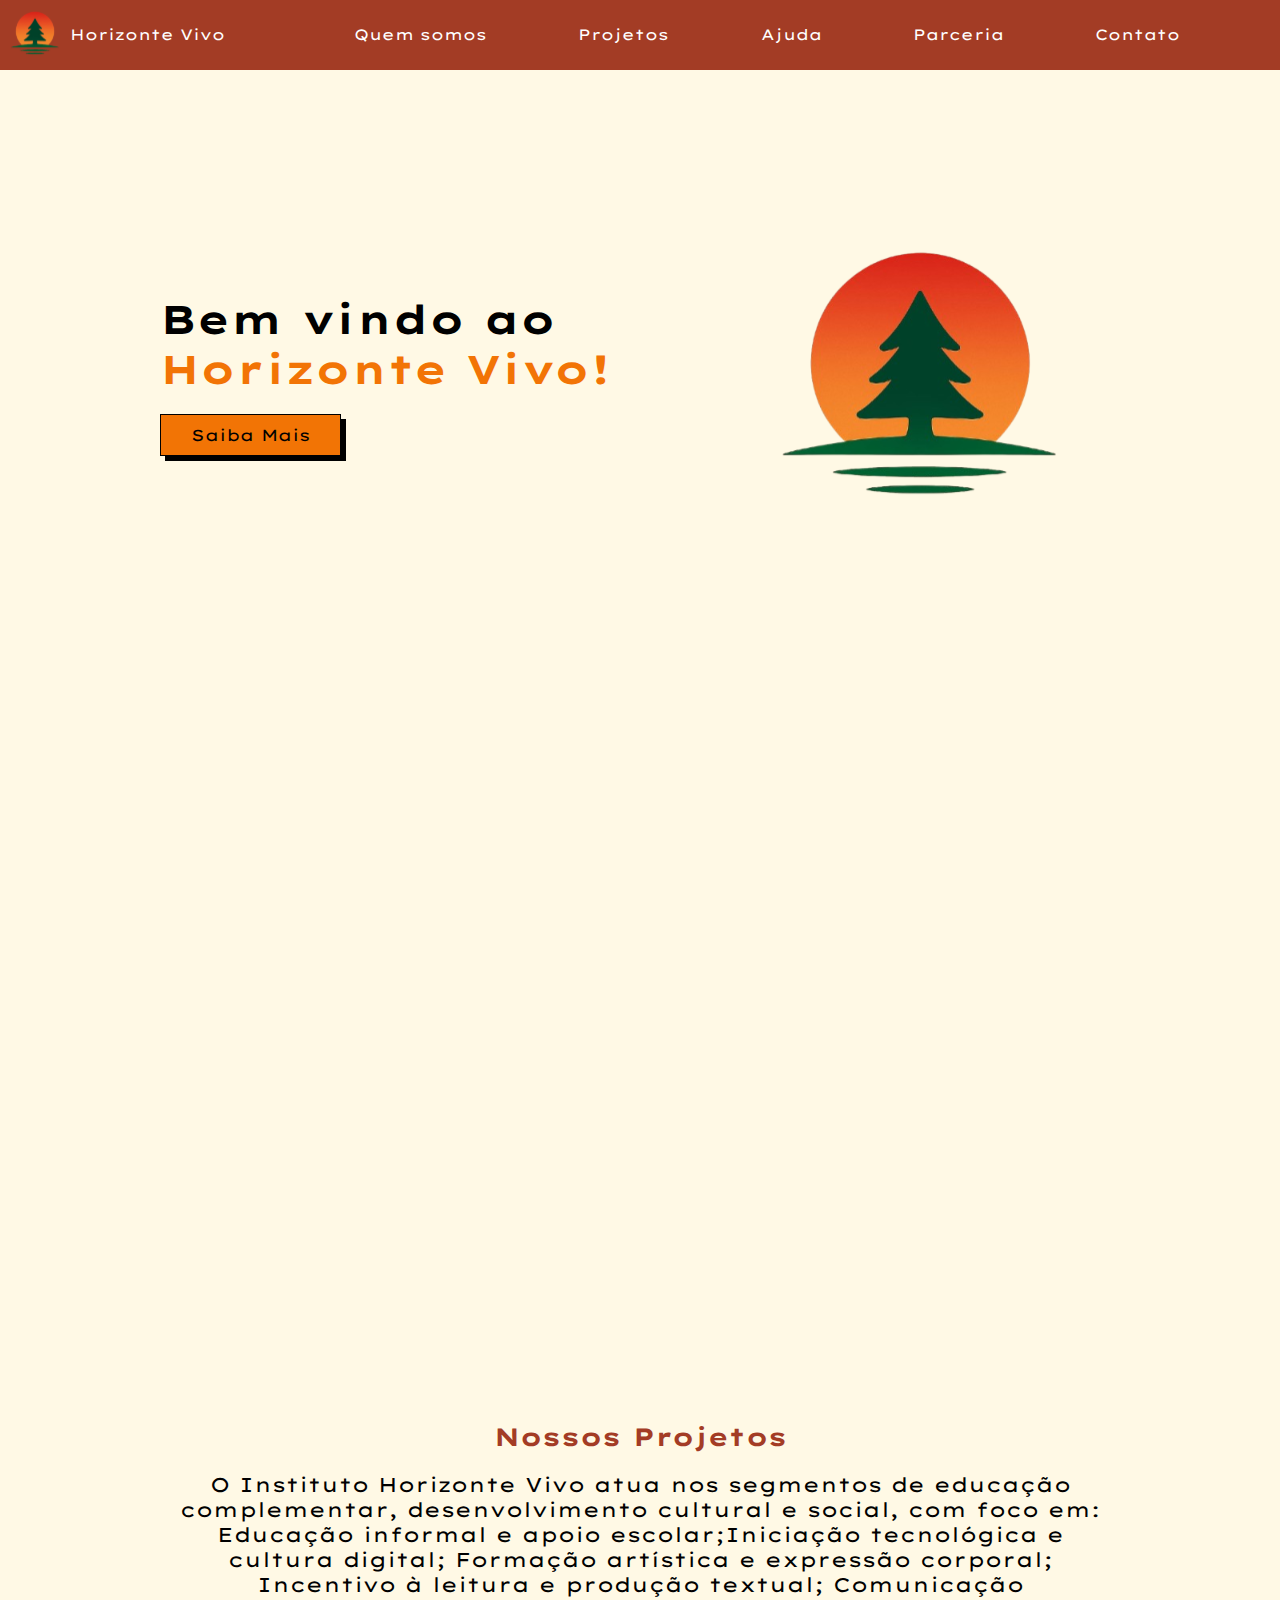
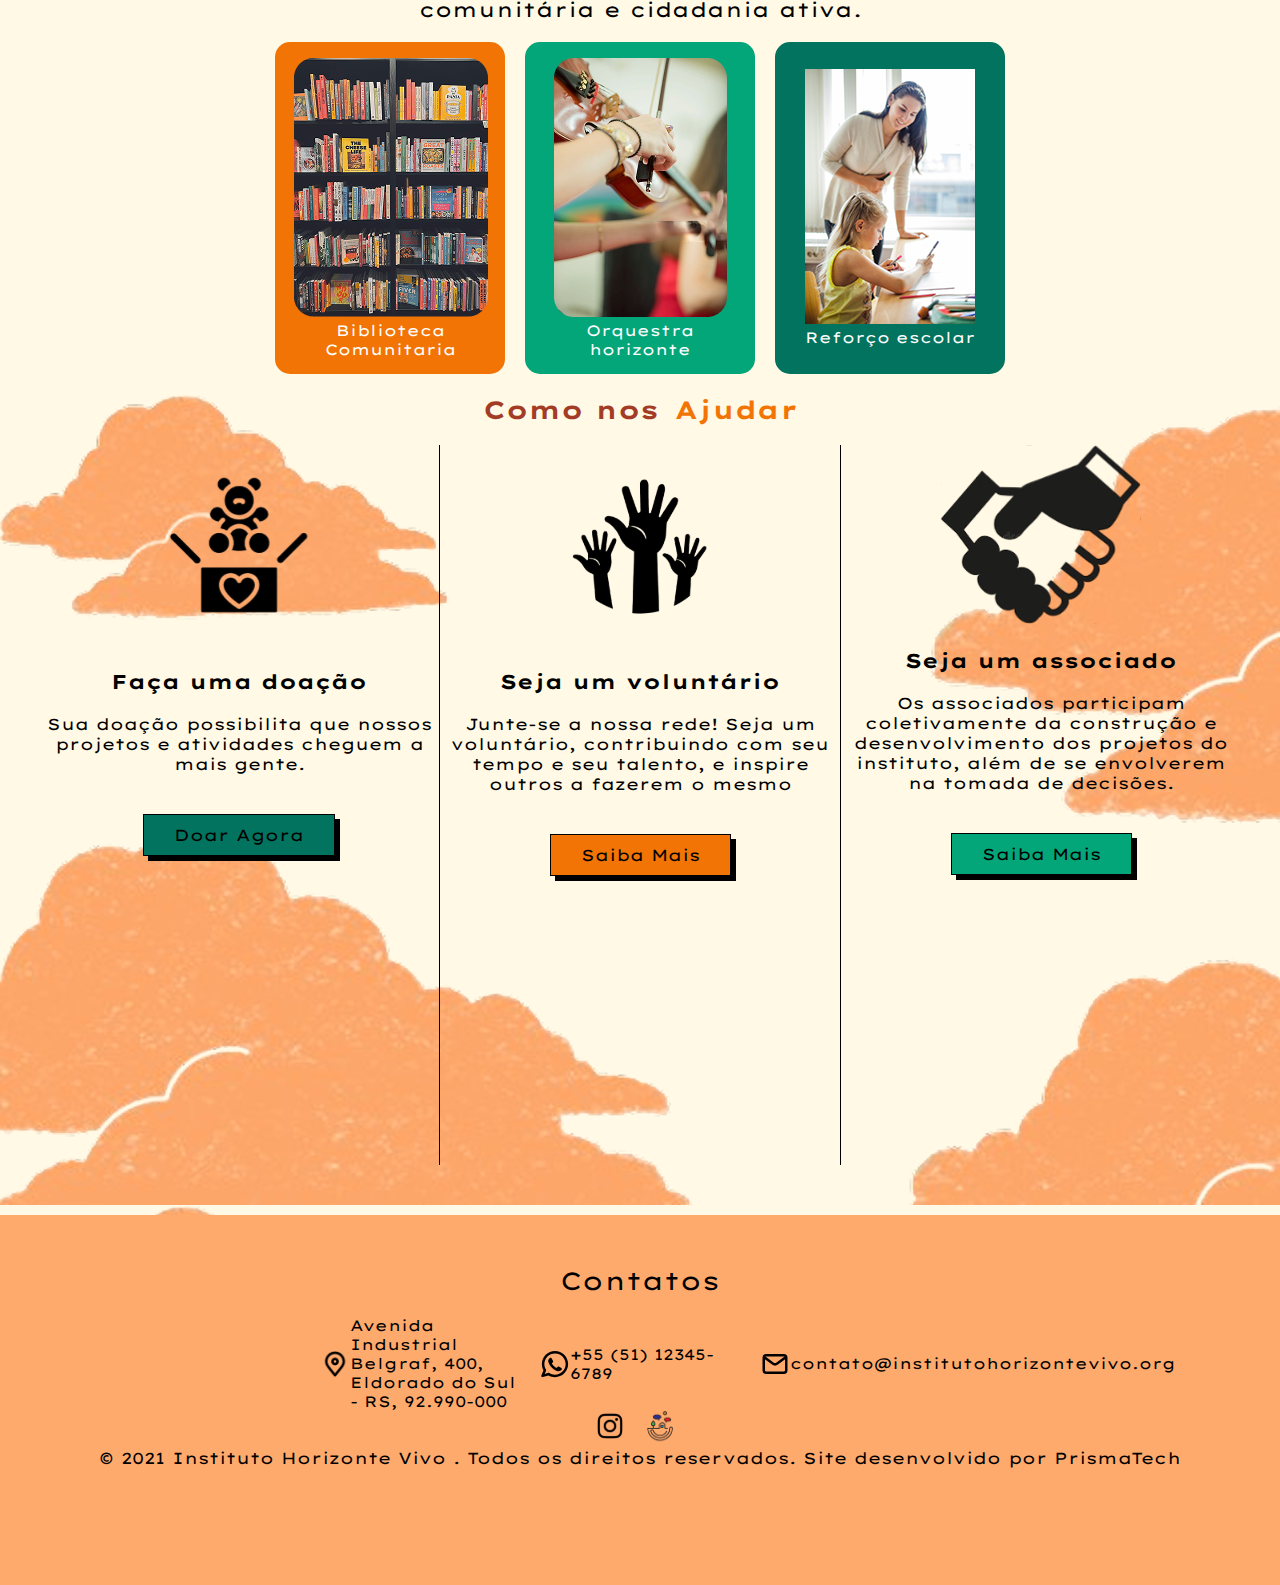
<file: index.html>
<!DOCTYPE html>
<html lang="pt-br">
<head>
    <meta charset="UTF-8">
    <meta name="viewport" content="width=device-width, initial-scale=1.0">
    <title>Home</title>
    <link rel="stylesheet" href="./estilos/home.css">
    <link rel="stylesheet" href="./estilos/header.css">
    <link rel="stylesheet" href="./estilos/footer.css">
    <link rel="stylesheet" href="./estilos/global.css">
    <link rel="shortcut icon" href="./imagens/icone.svg" type="image/x-icon">
</head>
<body>
    <div vw class="enabled">
        <div vw-access-button class="active"></div>
        <div vw-plugin-wrapper>
          <div class="vw-plugin-top-wrapper"></div>
        </div>
      </div>
      <header>
        <nav>
            <div id="logo">
                <a href="./index.html" class="link">
                    <img src="./imagens/icone.svg" alt="">
                    Horizonte Vivo
                </a>
            </div>
            <ul id="link-principal">
                <li><a href="./paginas/quem-somos.html" class="link">Quem somos</a></li>
                <li><a href="./paginas/projetos.html" class="link">Projetos</a></li>
                <li><a href="./paginas/ajuda.html" class="link">Ajuda</a></li>
                <li><a href="./paginas/parcerias.html" class="link">Parceria</a></li>
                <li><a href="./paginas/contato.html" class="link">Contato</a></li>
            </ul>
            <button id="hamburguer" aria-label="Abrir menu de navegação">
  ☰
</button>
        </nav>
    </header>   

    <main>
        <section id="boas-vindas">
            <div>
                <h1>
                    Bem vindo ao <span>Horizonte Vivo!</span>
                </h1>
                        <button class="saiba-mais button"><a href="./paginas/quem-somos.html"></a>Saiba Mais</button>

            </div>
            <img src="./imagens/icone.svg" alt="">
        </section>
    </main>
    <section id="sobre-nos" class="fade-target">
        <div class="texto">
            <p class="titulo dtq"> Sobre nós</p>
            <p class="paragrafo">O Instituto Horizonte Vivo é uma organização sem fins lucrativos que atua como agente de transformação social. Seu objetivo principal é garantir o acesso gratuito à educação, à cultura e ao desenvolvimento humano integral de crianças, adolescentes, jovens e suas famílias em situação de vulnerabilidade social.
            </p>
        </div>
        <img src="./imagens/sobrenos.png" alt="">
    </section>
    <section id="projetos" class="fade-target">
        <p class="titulo dtq">Nossos Projetos</p>
        <p class="paragrafo">O Instituto Horizonte Vivo atua nos segmentos de educação complementar, desenvolvimento cultural e social, com foco em:
            Educação informal e apoio escolar;Iniciação tecnológica e cultura digital; Formação artística e expressão corporal;
            Incentivo à leitura e produção textual; Comunicação comunitária e cidadania ativa.
            </p>
            <div id="carrossel"> 
        <a href="./paginas/biblioteca-comunitaria.html" class="link">
            <div class="card">
                <div>
                <img src="./imagens/biblioteca.png" alt="estante de livros"></div>
                <p>Biblioteca Comunitaria</p>
            </div>
        </a>
          <a href="./paginas/orquestra-horizonte.html" class="link">
            <div class="card">
              <div><img src="./imagens/violino.png" alt="violino"></div>
              <p>Orquestra horizonte</p>
            </div>
          </a>
          <a href="./paginas/Reforço-escolar.html" class="link">
            <div class="card">
              <div><img src="./imagens/professor-inclinado-sobre-mesa-assistindo-escrita-escolar 1.png" alt="professor inclinado sobre mesa assistindo escrita escolar"></div>
              <p>Reforço escolar</p>
            </div>
            
          </a>
    </section>
    <section id="ajuda" class="fade-target">
        <a href="./paginas/ajuda.html" class="link titulo dtq">
            Como nos <span class="espaco"> Ajudar</span>
        </a>
            <div id="colaboracoes">
                <div class="opcoes">
                    <img src="./imagens/doacao.svg" alt="urso de brinquedo/doação">
                    <p class="subtitulo">Faça uma doação</p>
                    <p class="descricao">Sua doação possibilita que nossos projetos e atividades cheguem a mais gente.</p>
                    <button class="button doar"> <a href="./paginas/doacoes.html"></a> Doar Agora</button>
                </div>
                <div class="opcoes">
                    <img src="./imagens/maos.svg" alt="mãos levantadas">
                    <p class="subtitulo">Seja um voluntário</p>
                    <p class="descricao">Junte-se a nossa rede! Seja um voluntário, contribuindo com seu tempo e seu talento, e inspire outros a fazerem o mesmo</p>
                    <button class="button saiba-mais"> <a href="./paginas/ajuda.html"></a>Saiba Mais</button>
                </div>
                <div class="opcoes">
                    <img src="./imagens/moes.svg" alt="">
                    <p class="subtitulo">Seja um associado</p>
                    <p class="descricao">Os associados participam coletivamente da construção e desenvolvimento dos projetos do instituto, além de se envolverem na tomada de decisões.</p>
                    <button class="button associado"><a href="./paginas/ajuda.html"></a>Saiba Mais</button>
                </div>
            </div>
        </p>
    </section>
    <footer class="footer">
        <p class="titulo">Contatos</p>
        <div id="contatos">
            <div class="contato">
                <a href="https://www.google.com/maps/search/?api=1&query=Avenida+Industrial+Belgraf,+400,+Eldorado+do+Sul,+RS,+92990-000" target="_blank" class="link">
                    <img src="./imagens/waypoint.png" alt="">
                    Avenida Industrial Belgraf, 400, Eldorado do Sul - RS, 92.990-000
                </a>
            </div>
            <div class="contato">
                <a href="https://wa.me/5551123456789" class="link" target="_blank">
                    <img src="./imagens/whatsapp-svgrepo-com.svg" alt="">
                    +55 (51) 12345-6789
                </a>
            </div>
            <div class="contato">
                <a href="mailto:contato@institutohorizontevivo.org" class="link">
                    <img src="./imagens/email-svgrepo-com.svg" alt="">
                    contato@institutohorizontevivo.org
                </a>
            </div>
        </div>
        <ul id="redes">
            <li> <a href="https://www.instagram.com/horizontevivo2025?igsh=MTNqMHoxY2RiNDZ3dA==" target="_blank"><img src="./imagens/insta.svg" alt="" class="rede"></a></li>
            <li> <a href="https://institutoagora.org/" target="_blank"><img src="./imagens/logo_redes - Editado 2.png" alt="" class="rede" style="width: 50px;"></a></li>
        </ul>
        <p>© 2021 Instituto Horizonte Vivo . Todos os direitos reservados. Site desenvolvido por PrismaTech</p>
    </footer>
    
    <script src="./java/transicao.js"></script> 
    <script src="https://vlibras.gov.br/app/vlibras-plugin.js"></script>
  <script>
    new window.VLibras.Widget('https://vlibras.gov.br/app');
  </script>
  <script>
  const botaoHamburguer = document.getElementById("hamburguer");
  const menuPrincipal = document.getElementById("link-principal");

  botaoHamburguer.addEventListener("click", () => {
    menuPrincipal.classList.toggle("ativo");
  });
</script>

</body>
</html>
</file>
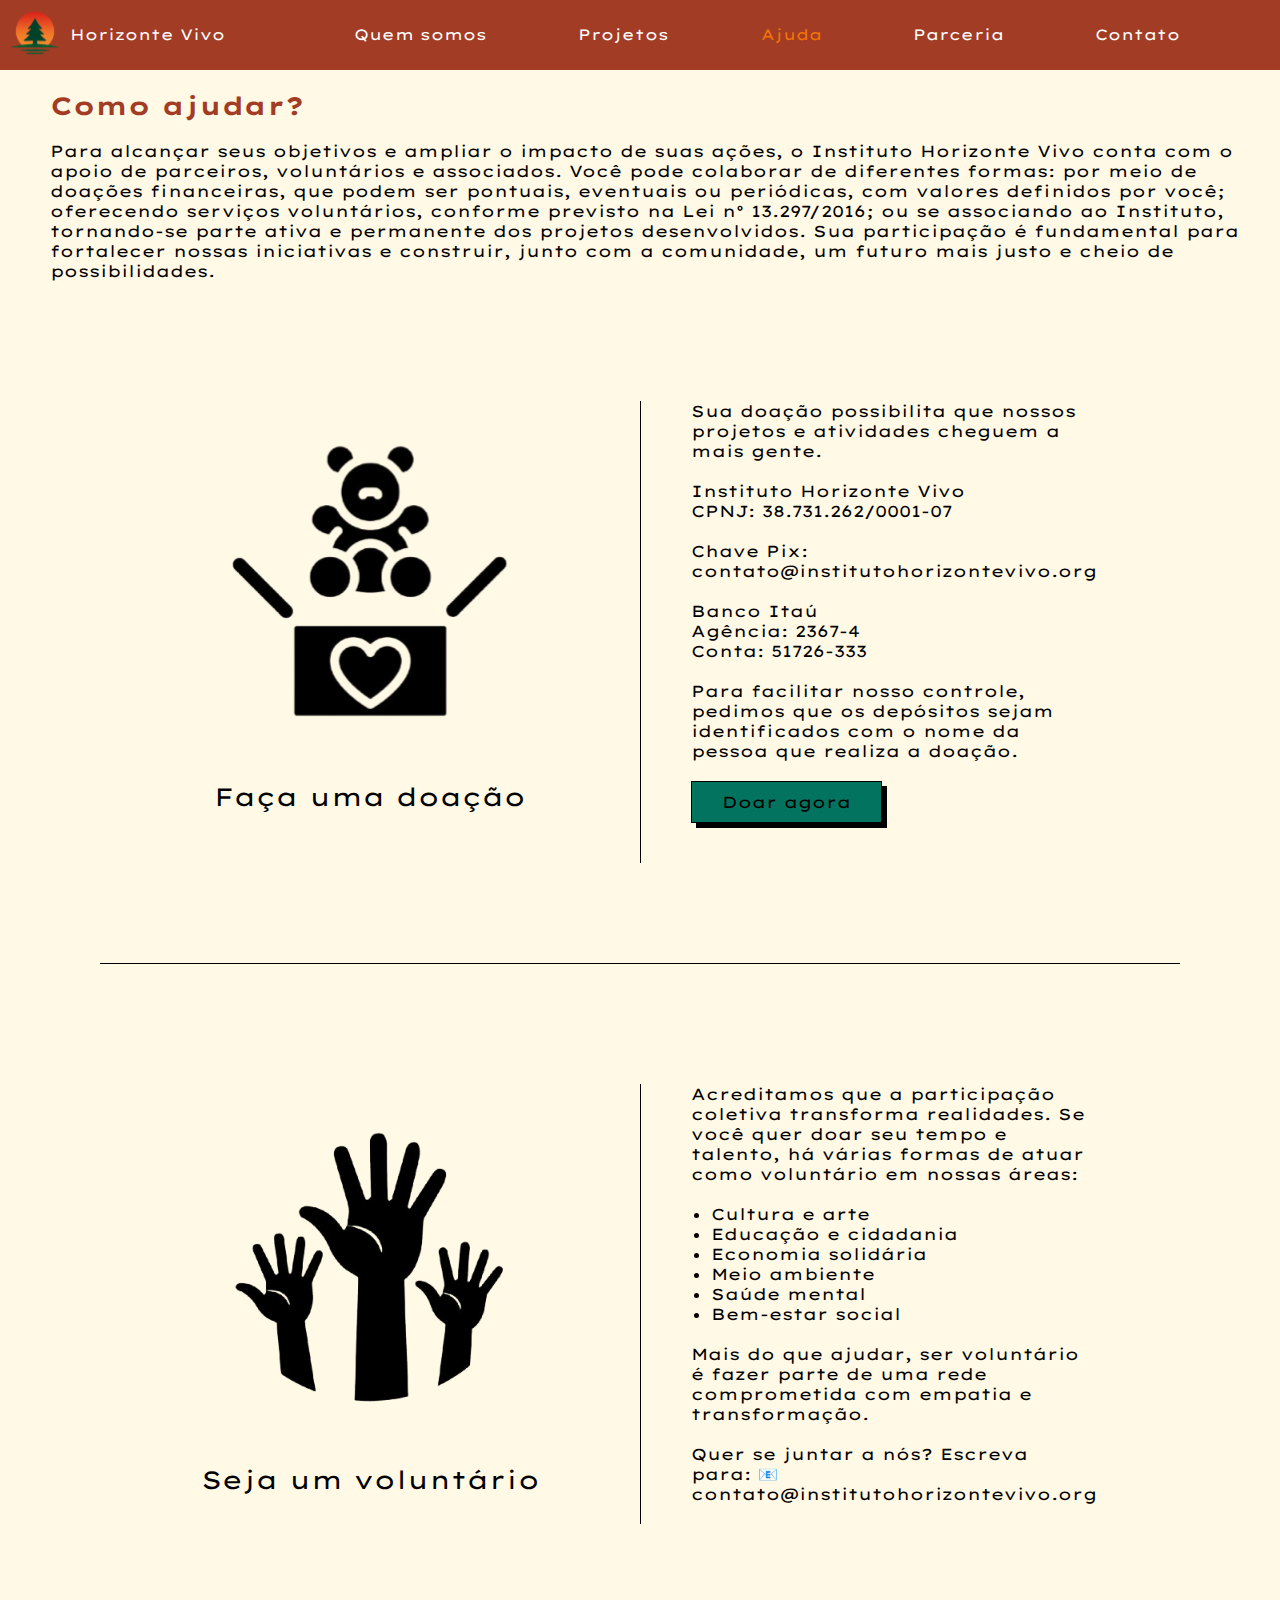
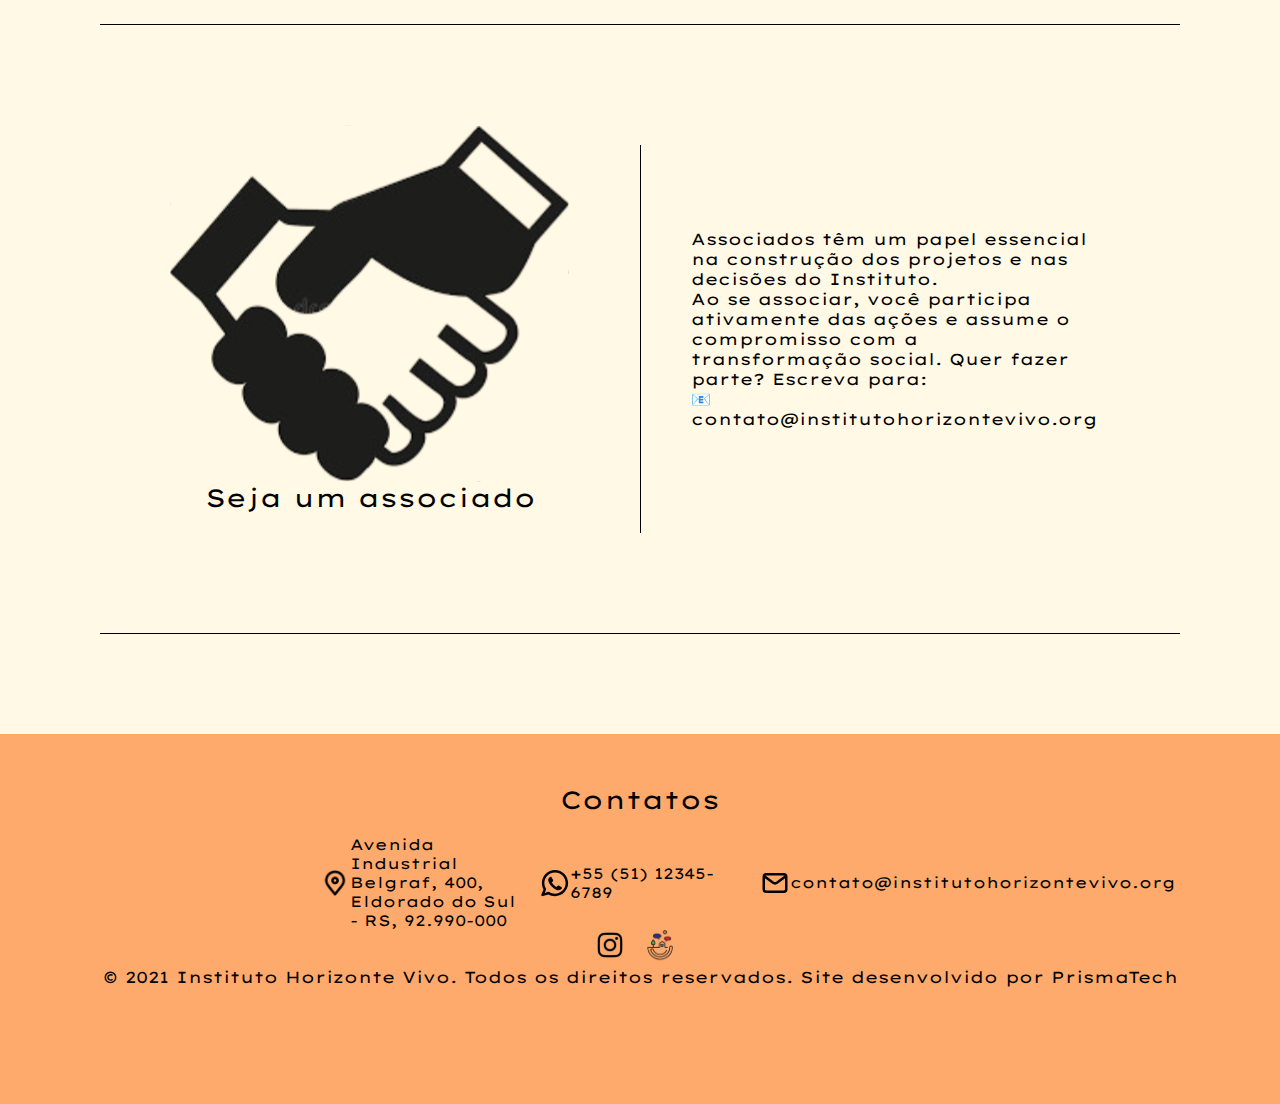
<file: paginas/ajuda.html>
<!DOCTYPE html>
<html lang="pt-br">
<head>
    <meta charset="UTF-8">
    <meta name="viewport" content="width=device-width, initial-scale=1.0">
    <title>Ajuda</title>
    <link rel="stylesheet" href="../estilos/header.css">
    <link rel="stylesheet" href="../estilos/global.css">
    <link rel="stylesheet" href="../estilos/ajuda.css">
    <link rel="stylesheet" href="../estilos/footer.css  ">
    <link rel="shortcut icon" href="../imagens/icone.svg" type="image/x-icon">
    
</head>
<body>
  <div vw class="enabled">
    <div vw-access-button class="active"></div>
    <div vw-plugin-wrapper>
      <div class="vw-plugin-top-wrapper"></div>
    </div>
  </div>
    <header>
        <nav>
            <div id="logo">
                <a href="../index.html" class="link">
                    <img src="../imagens/icone.svg" alt="">
                    Horizonte Vivo
                </a>
            </div>
            <ul id="link-principal">
                <li><a href="./quem-somos.html" class="link">Quem somos</a></li>
                <li><a href="./projetos.html" class="link">Projetos</a></li>
                <li><a href="./ajuda.html" class="link ativo">Ajuda</a></li>
                <li><a href="./parcerias.html" class="link">Parceria</a></li>
                <li><a href="./contato.html" class="link ">Contato</a></li>
            </ul>
            <button id="hamburguer" aria-label="Abrir menu de navegação">
              ☰
            </button>
        </nav>
        </header>
         
          

        <section>
          <div class="texto">
            <p class="titulo dtq">Como ajudar?</p>
            <p>Para alcançar seus objetivos e ampliar o impacto de suas ações, o Instituto Horizonte Vivo conta com o apoio de parceiros, voluntários e associados. Você pode colaborar de diferentes formas: por meio de doações financeiras, que podem ser pontuais, eventuais ou periódicas, com valores definidos por você; oferecendo serviços voluntários, conforme previsto na Lei nº 13.297/2016; ou se associando ao Instituto, tornando-se parte ativa e permanente dos projetos desenvolvidos. Sua participação é fundamental para fortalecer nossas iniciativas e construir, junto com a comunidade, um futuro mais justo e cheio de possibilidades.</p>
          </div>

          <div class="box">
            <div class="tipo">
              <img src="../imagens/doacao.svg" alt="">
              <p class="titulo dst">Faça uma doação</p>
            </div>
          
        <div class="texto">
          <p class="descricao">
            Sua doação possibilita que nossos projetos e atividades cheguem a mais gente. <br> <br>
            Instituto Horizonte Vivo <br> CPNJ: 38.731.262/0001-07 <br> <br>
            Chave Pix: <br> contato@institutohorizontevivo.org <br> <br>
            Banco Itaú <br> Agência: 2367-4 <br> Conta: 51726-333 <br> <br>
            Para facilitar nosso controle, pedimos que os depósitos sejam identificados com o nome da pessoa que realiza a doação. 
          
          <button class="button doar"><a href="../paginas/doacoes.html"></a> Doar agora</button>
        </div>
</div>
<div class="box">
  <div class="tipo">
    <img src="../imagens/maos.svg" alt="">
    <p class="titulo dst">Seja um voluntário</p>
  </div>

<div class="texto">
  <p class="descricao">
    Acreditamos que a participação coletiva transforma realidades. Se você quer doar seu tempo e talento, há várias formas de atuar como voluntário em nossas áreas:
  </p>
  <ul>
    <li>Cultura e arte</li>
    <li>Educação e cidadania</li>
    <li>Economia solidária</li>
    <li>Meio ambiente</li>
    <li>Saúde mental</li>
    <li>Bem-estar social</li>
  </ul> <br>


  <p class="descricao">
    Mais do que ajudar, ser voluntário é fazer parte de uma rede comprometida com empatia e transformação. <br><br>
    Quer se juntar a nós? Escreva para: 📧 contato@institutohorizontevivo.org
  </p>


</div>
</div>
<div class="box">
  <div class="tipo">
    <img src="../imagens/moes.svg" alt="">
    <p class="titulo dst">Seja um associado</p>
  </div>

<div class="texto">
<p class="descricao">
  Associados têm um papel essencial na construção dos projetos e nas decisões do Instituto. <br> Ao se associar, você participa ativamente das ações e assume o compromisso com a transformação social.
Quer fazer parte? Escreva para: <br> 📧 contato@institutohorizontevivo.org 
</p>
</div>
</div>
        </section>
        <footer class="footer">
          <p class="titulo">Contatos</p>
          <div id="contatos">
              <div class="contato">
                  <a href="https://www.google.com/maps/search/?api=1&query=Avenida+Industrial+Belgraf,+400,+Eldorado+do+Sul,+RS,+92990-000" target="_blank" class="link">
                      <img src="../imagens/waypoint.png" alt="">
                      Avenida Industrial Belgraf, 400, Eldorado do Sul - RS, 92.990-000
                  </a>
              </div>
              <div class="contato">
                <a href="https://wa.me/5551123456789" class="link" target="_blank">
                  <img src="../imagens/whatsapp-svgrepo-com.svg" alt="">
                  +55 (51) 12345-6789
              </a>
              </div>
              <div class="contato">
                  <a href="mailto:contato@institutohorizontevivo.org" class="link">
                      <img src="../imagens/email-svgrepo-com.svg" alt="">
                      contato@institutohorizontevivo.org
                  </a>
              </div>
          </div>
          <ul id="redes">
              <li> <a href="https://www.instagram.com/horizontevivo2025?igsh=MTNqMHoxY2RiNDZ3dA==" target="_blank"><img src="../imagens/insta.svg" alt="" class="rede"></a></li>
              <li> <a href="https://institutoagora.org/" target="_blank"><img src="../imagens/logo_redes - Editado 2.png" alt="" class="rede" style="width: 50px;"></a></li>
          </ul>
          <p>© 2021 Instituto Horizonte Vivo. Todos os direitos reservados. Site desenvolvido por PrismaTech</p>
      </footer>
      
    </header>
    <script src="https://vlibras.gov.br/app/vlibras-plugin.js"></script>
      <script>
        new window.VLibras.Widget('https://vlibras.gov.br/app');
      </script>
        <script>
          const botaoHamburguer = document.getElementById("hamburguer");
          const menuPrincipal = document.getElementById("link-principal");
        
          botaoHamburguer.addEventListener("click", () => {
            menuPrincipal.classList.toggle("ativo");
          });
        </script>
</body>
</html>
</file>
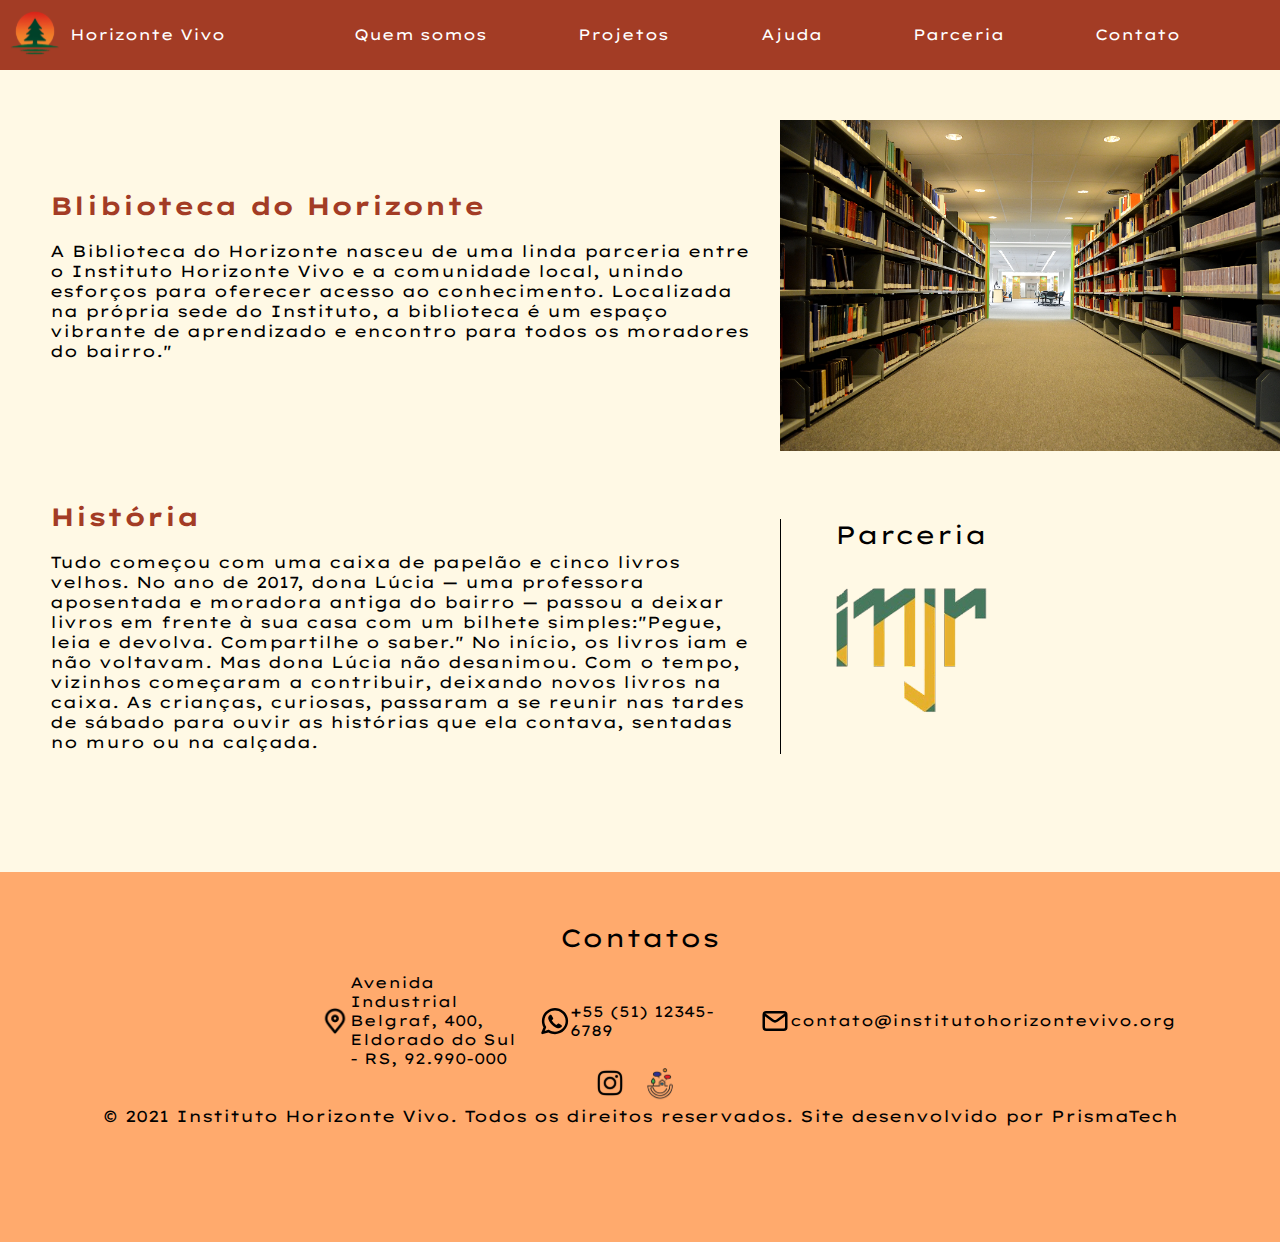
<file: paginas/biblioteca-comunitaria.html>
<!DOCTYPE html>
<html lang="pt-br">
<head>
    <meta charset="UTF-8">
    <meta name="viewport" content="width=device-width, initial-scale=1.0">
    <title>Biblioteca
    </title>
    <link rel="stylesheet" href="../estilos/header.css">
    <link rel="stylesheet" href="../estilos/estilo generico.css">
    <link rel="stylesheet" href="../estilos/global.css">
    <link rel="stylesheet" href="../estilos/footer.css">
    <link rel="shortcut icon" href="../imagens/icone.svg" type="image/x-icon">
</head>
<body>
    <div vw class="enabled">
        <div vw-access-button class="active"></div>
        <div vw-plugin-wrapper>
          <div class="vw-plugin-top-wrapper"></div>
        </div>
      </div>
    <header>
        <nav>
            <div id="logo">
                <a href="../index.html" class="link">
                    <img src="../imagens/icone.svg" alt="">
                    Horizonte Vivo
                </a>
            </div>
            <ul id="link-principal">
                <li><a href="./quem-somos.html" class="link">Quem somos</a></li>
                <li><a href="./projetos.html" class="link">Projetos</a></li>
                <li><a href="./ajuda.html" class="link">Ajuda</a></li>
                <li><a href="./parcerias.html" class="link">Parceria</a></li>
                <li><a href="./contato.html" class="link ">Contato</a></li>
            </ul>
            <button id="hamburguer" aria-label="Abrir menu de navegação">
                ☰
              </button>
        </nav>
    </header>

    <section id="projeto">

        <div class="container">
            <div class="texto">
                <p class="titulo dtq">Blibioteca do  Horizonte </p>
                <p class="descricao">A Biblioteca do Horizonte nasceu de uma linda parceria entre o Instituto Horizonte Vivo e a comunidade local, unindo esforços para oferecer acesso ao conhecimento. Localizada na própria sede do Instituto, a biblioteca é um espaço vibrante de aprendizado e encontro para todos os moradores do bairro."</p>
            </div>
            <img src="../imagens/tcc1 1.png" alt="">
        </div>
        <div class="container">
            <div class="texto">
                <p class="titulo dtq">História </p>
                <p class="descricao">Tudo começou com uma caixa de papelão e cinco livros velhos. No ano de 2017, dona Lúcia — uma professora aposentada e moradora antiga do bairro — passou a deixar livros em frente à sua casa com um bilhete simples:"Pegue, leia e devolva. Compartilhe o saber."
                    No início, os livros iam e não voltavam. Mas dona Lúcia não desanimou. Com o tempo, vizinhos começaram a contribuir, deixando novos livros na caixa. As crianças, curiosas, passaram a se reunir nas tardes de sábado para ouvir as histórias que ela contava, sentadas no muro ou na calçada.</p>
            </div>
            <div class="parceria">
                <p class="titulo">Parceria</p>
                <img src="../imagens/neymar.png" alt="">
            </div>
        </div>

    </section>


    <footer class="footer">
        <p class="titulo">Contatos</p>
        <div id="contatos">
            <div class="contato">
                <a href="https://www.google.com/maps/search/?api=1&query=Avenida+Industrial+Belgraf,+400,+Eldorado+do+Sul,+RS,+92990-000" target="_blank" class="link">
                    <img src="../imagens/waypoint.png" alt="">
                    Avenida Industrial Belgraf, 400, Eldorado do Sul - RS, 92.990-000
                </a>
            </div>
            <div class="contato">
                <a href="https://wa.me/5551123456789" class="link" target="_blank">
                    <img src="../imagens/whatsapp-svgrepo-com.svg" alt="">
                    +55 (51) 12345-6789
                </a>
            </div>
            <div class="contato">
                <a href="mailto:contato@institutohorizontevivo.org" class="link">
                    <img src="../imagens/email-svgrepo-com.svg" alt="">
                    contato@institutohorizontevivo.org
                </a>
            </div>
        </div>
        <ul id="redes">
            <li> <a href="https://www.instagram.com/horizontevivo2025?igsh=MTNqMHoxY2RiNDZ3dA==" target="_blank"><img src="../imagens/insta.svg" alt="" class="rede"></a></li>
            <li> <a href="https://institutoagora.org/" target="_blank"><img src="../imagens/logo_redes - Editado 2.png" alt="" class="rede" style="width: 50px;"></a></li>
        </ul>
        <p>© 2021 Instituto Horizonte Vivo. Todos os direitos reservados. Site desenvolvido por PrismaTech</p>
    </footer>
    
    
    <script src="https://vlibras.gov.br/app/vlibras-plugin.js"></script>
    <script>
      new window.VLibras.Widget('https://vlibras.gov.br/app');
    </script>
      <script>
        const botaoHamburguer = document.getElementById("hamburguer");
        const menuPrincipal = document.getElementById("link-principal");
      
        botaoHamburguer.addEventListener("click", () => {
          menuPrincipal.classList.toggle("ativo");
        });
      </script>
</body>
</html>
</file>
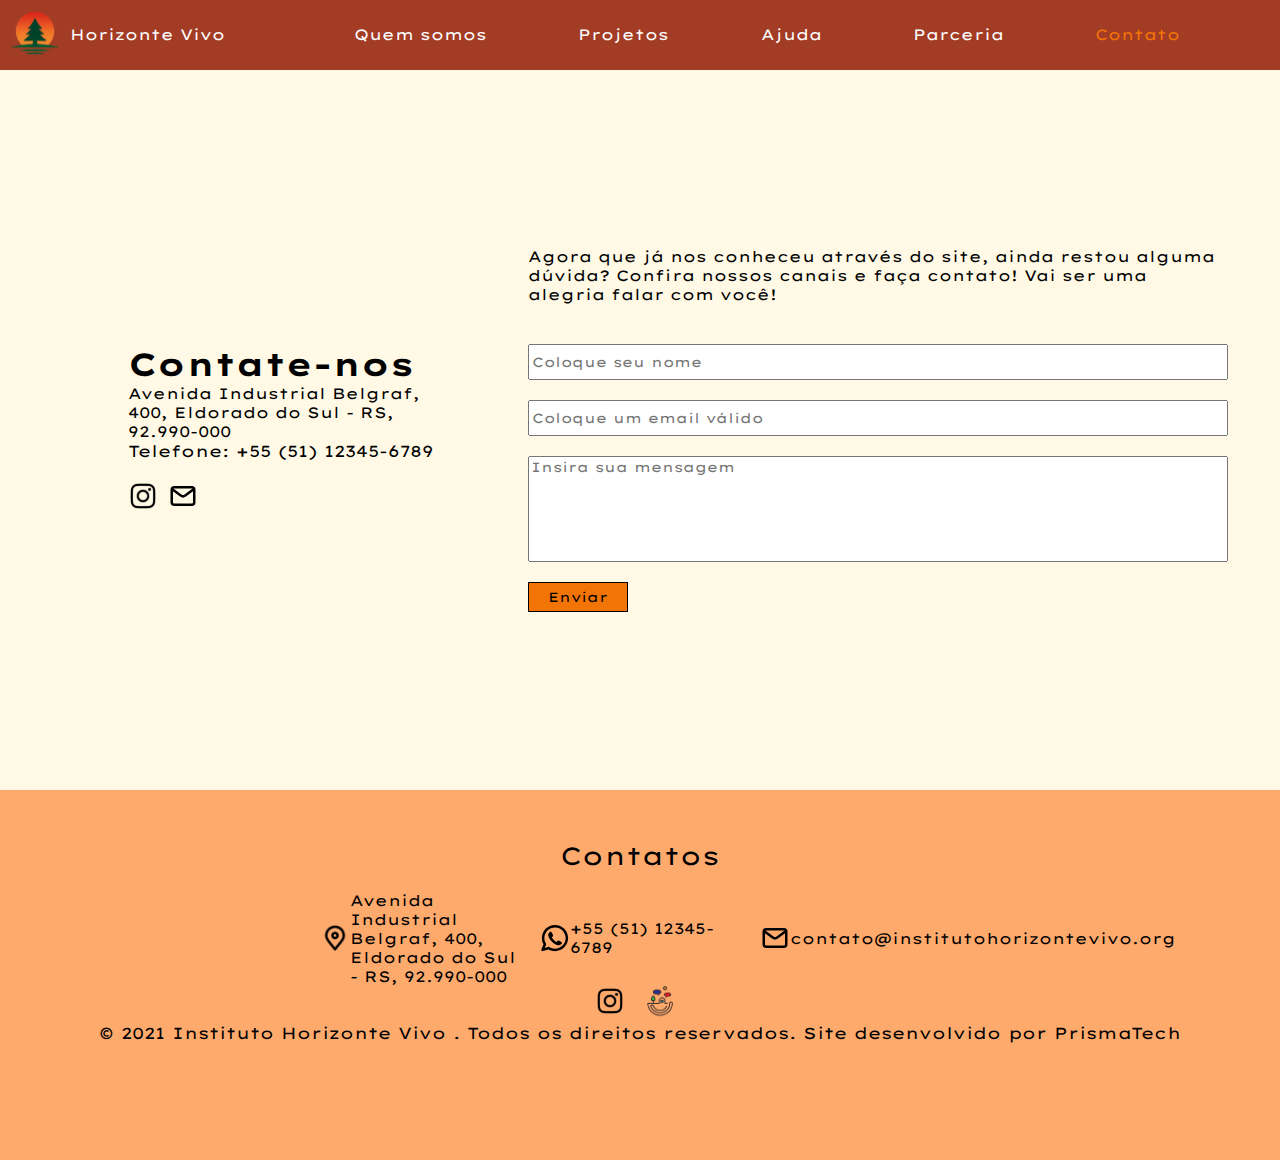
<file: paginas/contato.html>
<!DOCTYPE html>
<html lang="pt-br">
<head>
    <meta charset="UTF-8">
    <meta name="viewport" content="width=device-width, initial-scale=1.0">
    <title>Contato</title>
    <link rel="stylesheet" href="../estilos/header.css">
    <link rel="stylesheet" href="../estilos/contato.css">
    <link rel="stylesheet" href="../estilos/global.css">
    <link rel="stylesheet" href="../estilos/footer.css">
    <link rel="shortcut icon" href="../imagens/icone.svg" type="image/x-icon">
</head>
<body>
    <div vw class="enabled">
        <div vw-access-button class="active"></div>
        <div vw-plugin-wrapper>
          <div class="vw-plugin-top-wrapper"></div>
        </div>
      </div>
    <header>
        <nav>
            <div id="logo">
                <a href="../index.html" class="link">
                    <img src="../imagens/icone.svg" alt="">
                    Horizonte Vivo
                </a>
            </div>
            <ul id="link-principal">
                <li><a href="./quem-somos.html" class="link">Quem somos</a></li>
                <li><a href="./projetos.html" class="link">Projetos</a></li>
                <li><a href="./ajuda.html" class="link">Ajuda</a></li>
                <li><a href="./parcerias.html" class="link">Parceria</a></li>
                <li><a href="./contato.html" class="link ativo">Contato</a></li>
            </ul>
            <button id="hamburguer" aria-label="Abrir menu de navegação">
                ☰
              </button>
        </nav>
    </header>
    <section id="pagina">
        <section id="contato">
            <div id="contat">
                <h1>Contate-nos</h1>
                <p class="dados">Avenida Industrial Belgraf, 400, Eldorado do Sul - RS, 92.990-000
                </p>
                <p class="descricao">Telefone: +55 (51) 12345-6789</p>
                <ul id="redes">
                    <li><a href="https://www.instagram.com/horizontevivo2025?igsh=MTNqMHoxY2RiNDZ3dA=="><img src="../imagens/insta.svg" alt="" class="rede"></a></li>
                    <li><a href="mailto:contato@institutohorizontevivo.org"><img src="../imagens/email-svgrepo-com.svg" alt="" class="rede"></a></li>
                </ul>
            </div>
            <form id="formulario">
                <p class="descricao">Agora que já nos conheceu através do site, ainda restou alguma dúvida? Confira nossos canais e faça contato! Vai ser uma alegria falar com você!</p>
                <input type="text" placeholder="Coloque seu nome" required="required">
                <input type="email" placeholder="Coloque um email válido" required="required">
                <textarea name="" id="" placeholder="Insira sua mensagem" required="required"></textarea>
                <input type="submit" value="Enviar">
            </form>
        </section>   
    </section>

    <footer class="footer">
        <p class="titulo">Contatos</p>
        <div id="contatos">
            <div class="contato">
                <a href="https://www.google.com/maps/search/?api=1&query=Avenida+Industrial+Belgraf,+400,+Eldorado+do+Sul,+RS,+92990-000" target="_blank" class="link">
                    <img src="../imagens/waypoint.png" alt="">
                    Avenida Industrial Belgraf, 400, Eldorado do Sul - RS, 92.990-000
                </a>
            </div>
            <div class="contato">
                <a href="https://wa.me/5551123456789" class="link" target="_blank">
                    <img src="../imagens/whatsapp-svgrepo-com.svg" alt="">
                    +55 (51) 12345-6789
                </a>
            </div>
            <div class="contato">
                <a href="mailto:contato@institutohorizontevivo.org" class="link">
                    <img src="../imagens/email-svgrepo-com.svg" alt="">
                    contato@institutohorizontevivo.org
                </a>
            </div>
        </div>
        <ul id="redes">
            <li> <a href="https://www.instagram.com/horizontevivo2025?igsh=MTNqMHoxY2RiNDZ3dA==" target="_blank"><img src="../imagens/insta.svg" alt="" class="rede"></a></li>
            <li> <a href="https://institutoagora.org/" target="_blank"><img src="../imagens/logo_redes - Editado 2.png" alt="" class="rede" style="width: 50px;"></a></li>
        </ul>
        <p>© 2021 Instituto Horizonte Vivo . Todos os direitos reservados. Site desenvolvido por PrismaTech</p>
    </footer>
    
    
    <script src="https://vlibras.gov.br/app/vlibras-plugin.js"></script>
    <script>
      new window.VLibras.Widget('https://vlibras.gov.br/app');
    </script>
      <script>
        const botaoHamburguer = document.getElementById("hamburguer");
        const menuPrincipal = document.getElementById("link-principal");
      
        botaoHamburguer.addEventListener("click", () => {
          menuPrincipal.classList.toggle("ativo");
        });
      </script>
</body>
</html>
</file>
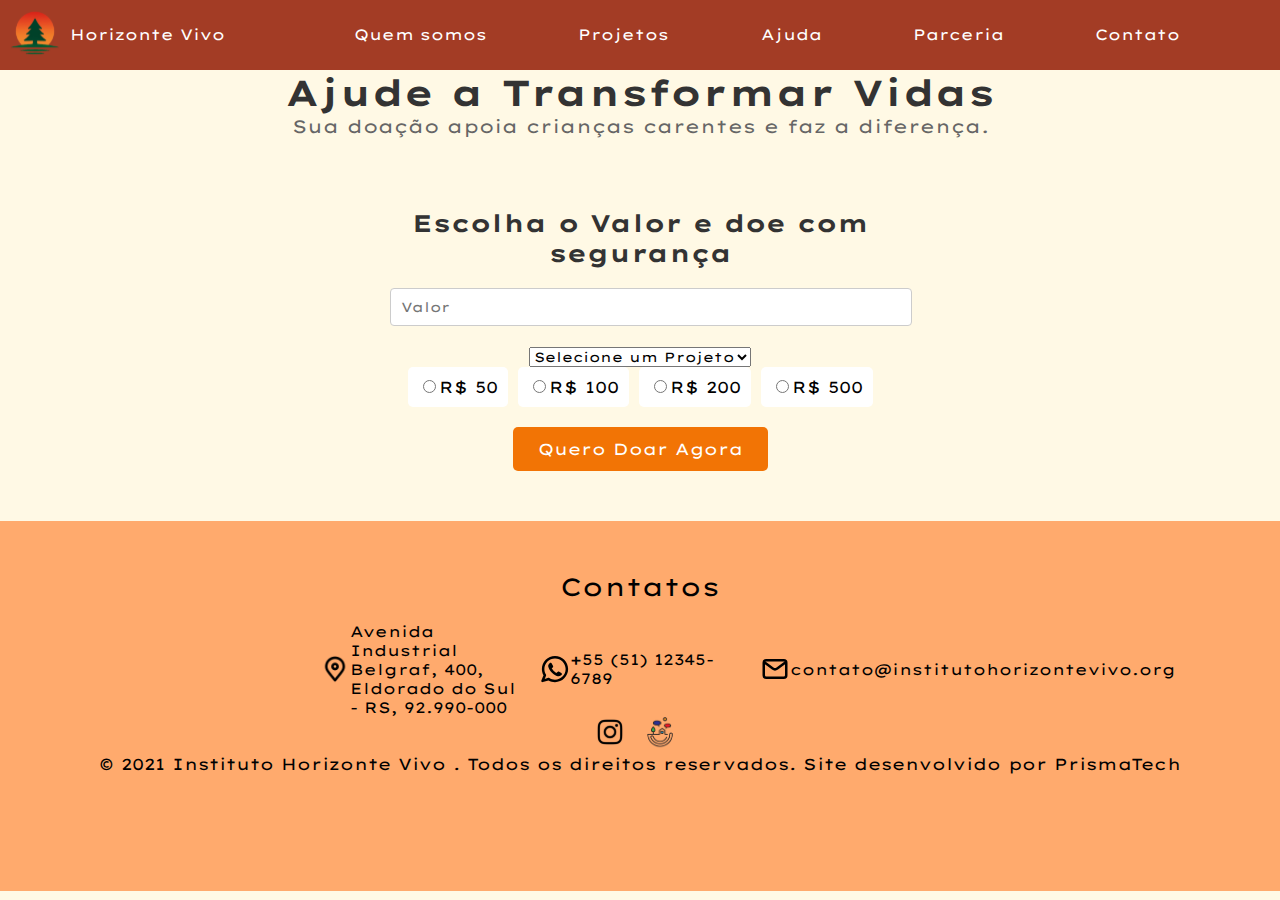
<file: paginas/doacoes.html>
<!DOCTYPE html>
<html lang="pt-br">
<head>
    <meta charset="UTF-8">
    <meta name="viewport" content="width=device-width, initial-scale=1.0">
    <title>Doações</title>
    <link rel="stylesheet" href="../estilos/header.css">
    <link rel="stylesheet" href="../estilos/doacoes.css">
    <link rel="stylesheet" href="../estilos/global.css">
    <link rel="stylesheet" href="../estilos/footer.css">
    <link rel="shortcut icon" href="../imagens/icone.svg" type="image/x-icon">
</head>
<body>
    <div vw class="enabled">
        <div vw-access-button class="active"></div>
        <div vw-plugin-wrapper>
          <div class="vw-plugin-top-wrapper"></div>
        </div>
      </div>
    <header>
        <nav>
            <div id="logo">
                <a href="../index.html" class="link">
                    <img src="../imagens/icone.svg" alt="">
                    Horizonte Vivo
                </a>
            </div>
            <ul id="link-principal">
                <li><a href="./quem-somos.html" class="link">Quem somos</a></li>
                <li><a href="./projetos.html" class="link">Projetos</a></li>
                <li><a href="./ajuda.html" class="link">Ajuda</a></li>
                <li><a href="./parcerias.html" class="link">Parceria</a></li>
                <li><a href="./contato.html" class="link ">Contato</a></li>
            </ul>
            <button id="hamburguer" aria-label="Abrir menu de navegação">
                ☰
              </button>
        </nav>
    </header>

    <section class="hero">
      <h1>Ajude a Transformar Vidas</h1>
      <p>Sua doação apoia crianças carentes e faz a diferença.</p>
  </section>


  <section class="form-section">
      <h2>Escolha o Valor e doe com segurança</h2>
      <form>
          <input type="text" placeholder="Valor" required="required" id="inputValor">
          <select name="" id="">
            <option value="" disabled selected>Selecione um Projeto</option>
            <option value="biblioteca">biblioteca</option>
            <option value="matematica">matemática</option>
            <option value="musica">música</option>
            <option value="teatro">teatro</option>
            <option value="locucao">locução</option>
          </select>
          <div class="amount-options">

              <label><input type="radio" name="amount" value="50" class="valor">R$ 50</label>
              <label><input type="radio" name="amount" value="100" class="valor">R$ 100</label>
              <label><input type="radio" name="amount" value="200" class="valor">R$ 200</label>
              <label><input type="radio" name="amount" value="500" class="valor">R$ 500</label>
              <div id="custom-amount-field" style="display: none;">
                  <input type="number" name="custom-amount" placeholder="Digite o Valor">
              </div>
          </div>
           <button id="btnDoar" class="cta-button">Quero Doar Agora</button>
      </form>
  </section>

  <footer class="footer">
    <p class="titulo">Contatos</p>
    <div id="contatos">
        <div class="contato">
            <a href="https://www.google.com/maps/search/?api=1&query=Avenida+Industrial+Belgraf,+400,+Eldorado+do+Sul,+RS,+92990-000" target="_blank" class="link">
                <img src="../imagens/waypoint.png" alt="">
                Avenida Industrial Belgraf, 400, Eldorado do Sul - RS, 92.990-000
            </a>
        </div>
        <div class="contato">
            <a href="https://wa.me/5551123456789" class="link" target="_blank">
                <img src="../imagens/whatsapp-svgrepo-com.svg" alt="">
                +55 (51) 12345-6789
            </a>
        </div>
        <div class="contato">
            <a href="mailto:contato@institutohorizontevivo.org" class="link">
                <img src="../imagens/email-svgrepo-com.svg" alt="">
                contato@institutohorizontevivo.org
            </a>
        </div>
    </div>
    <ul id="redes">
        <li> <a href="https://www.instagram.com/horizontevivo2025?igsh=MTNqMHoxY2RiNDZ3dA==" target="_blank"><img src="../imagens/insta.svg" alt="" class="rede"></a></li>
        <li> <a href="https://institutoagora.org/" target="_blank"><img src="../imagens/logo_redes - Editado 2.png" alt="" class="rede" style="width: 50px;"></a></li>
    </ul>
    <p>© 2021 Instituto Horizonte Vivo . Todos os direitos reservados. Site desenvolvido por PrismaTech</p>
</footer>


    <script src="https://vlibras.gov.br/app/vlibras-plugin.js"></script>
      <script>
        new window.VLibras.Widget('https://vlibras.gov.br/app');
      </script>
      <script src="../java/doacoes.js"></script>
      <script>
        const botaoHamburguer = document.getElementById("hamburguer");
        const menuPrincipal = document.getElementById("link-principal");
      
        botaoHamburguer.addEventListener("click", () => {
          menuPrincipal.classList.toggle("ativo");
        });
      </script>
</body>
</html>
</file>
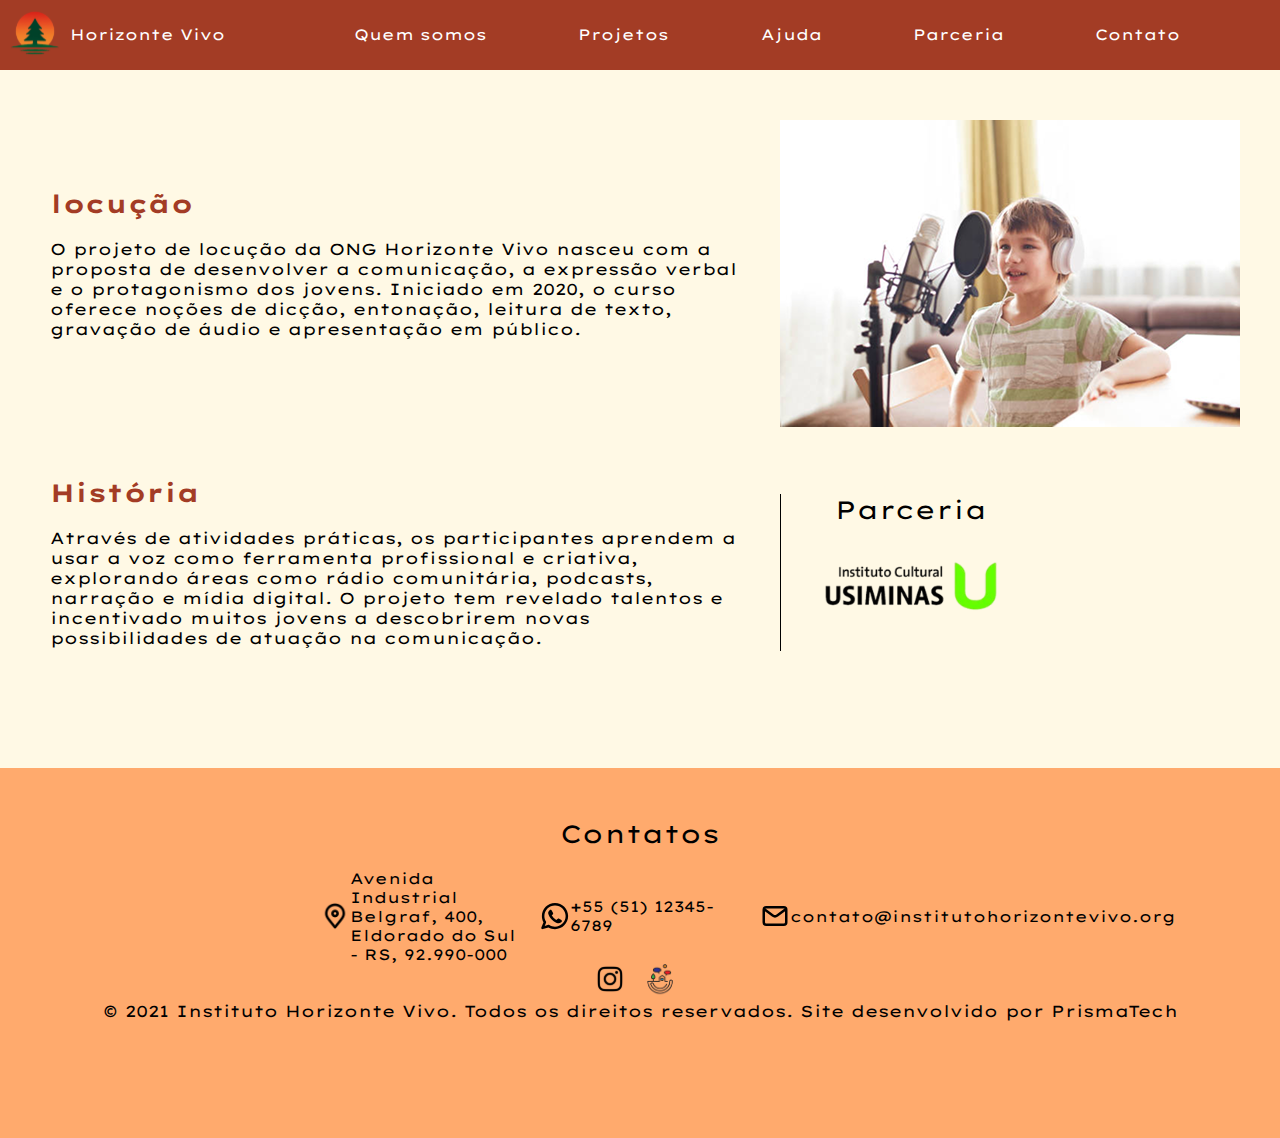
<file: paginas/locucao.html>
<!DOCTYPE html>
<html lang="pt-br">
<head>
    <meta charset="UTF-8">
    <meta name="viewport" content="width=device-width, initial-scale=1.0">
    <title>Locução</title>
    <link rel="stylesheet" href="../estilos/header.css">
    <link rel="stylesheet" href="../estilos/estilo generico.css">
    <link rel="stylesheet" href="../estilos/global.css">
    <link rel="stylesheet" href="../estilos/footer.css">
    <link rel="shortcut icon" href="../imagens/icone.svg" type="image/x-icon">
</head>
<body>
    <div vw class="enabled">
        <div vw-access-button class="active"></div>
        <div vw-plugin-wrapper>
          <div class="vw-plugin-top-wrapper"></div>
        </div>
      </div>
    <header>
        <nav>
            <div id="logo">
                <a href="../index.html" class="link">
                    <img src="../imagens/icone.svg" alt="">
                    Horizonte Vivo
                </a>
            </div>
            <ul id="link-principal">
                <li><a href="./quem-somos.html" class="link">Quem somos</a></li>
                <li><a href="./projetos.html" class="link">Projetos</a></li>
                <li><a href="./ajuda.html" class="link">Ajuda</a></li>
                <li><a href="./parcerias.html" class="link">Parceria</a></li>
                <li><a href="./contato.html" class="link ">Contato</a></li>
            </ul>
            <button id="hamburguer" aria-label="Abrir menu de navegação">
                ☰
              </button>
        </nav>
    </header>

    <section id="projeto">

        <div class="container">
            <div class="texto">
                <p class="titulo dtq">locução </p>
                <p class="descricao">O projeto de locução da ONG Horizonte Vivo nasceu com a proposta de desenvolver a comunicação, a expressão verbal e o protagonismo dos jovens. Iniciado em 2020, o curso oferece noções de dicção, entonação, leitura de texto, gravação de áudio e apresentação em público.</p>
            </div>
            <img src="../imagens/locucao.png" alt="">
        </div>
        <div class="container">
            <div class="texto">
                <p class="titulo dtq">História</p>
                <p class="descricao">Através de atividades práticas, os participantes aprendem a usar a voz como ferramenta profissional e criativa, explorando áreas como rádio comunitária, podcasts, narração e mídia digital. O projeto tem revelado talentos e incentivado muitos jovens a descobrirem novas possibilidades de atuação na comunicação.</p>
                
            </div>
            <div class="parceria">
                <p class="titulo">Parceria</p>
                <img src="../imagens/icu.png" alt="">
            </div>
        </div>

    </section>


    <footer class="footer">
        <p class="titulo">Contatos</p>
        <div id="contatos">
            <div class="contato">
                <a href="https://www.google.com/maps/search/?api=1&query=Avenida+Industrial+Belgraf,+400,+Eldorado+do+Sul,+RS,+92990-000" target="_blank" class="link">
                    <img src="../imagens/waypoint.png" alt="">
                    Avenida Industrial Belgraf, 400, Eldorado do Sul - RS, 92.990-000
                </a>
            </div>
            <div class="contato">
                <a href="https://wa.me/5551123456789" class="link" target="_blank">
                    <img src="../imagens/whatsapp-svgrepo-com.svg" alt="">
                    +55 (51) 12345-6789
                </a>
            </div>
            <div class="contato">
                <a href="mailto:contato@institutohorizontevivo.org" class="link">
                    <img src="../imagens/email-svgrepo-com.svg" alt="">
                    contato@institutohorizontevivo.org
                </a>
            </div>
        </div>
        <ul id="redes">
            <li> <a href="https://www.instagram.com/horizontevivo2025?igsh=MTNqMHoxY2RiNDZ3dA==" target="_blank"><img src="../imagens/insta.svg" alt="" class="rede"></a></li>
            <li> <a href="https://institutoagora.org/" target="_blank"><img src="../imagens/logo_redes - Editado 2.png" alt="" class="rede" style="width: 50px;"></a></li>
        </ul>
        <p>© 2021 Instituto Horizonte Vivo. Todos os direitos reservados. Site desenvolvido por PrismaTech</p>
    </footer>
    
    
    <script src="https://vlibras.gov.br/app/vlibras-plugin.js"></script>
    <script>
      new window.VLibras.Widget('https://vlibras.gov.br/app');
    </script>
      <script>
        const botaoHamburguer = document.getElementById("hamburguer");
        const menuPrincipal = document.getElementById("link-principal");
      
        botaoHamburguer.addEventListener("click", () => {
          menuPrincipal.classList.toggle("ativo");
        });
      </script>
</body>
</html>
</file>
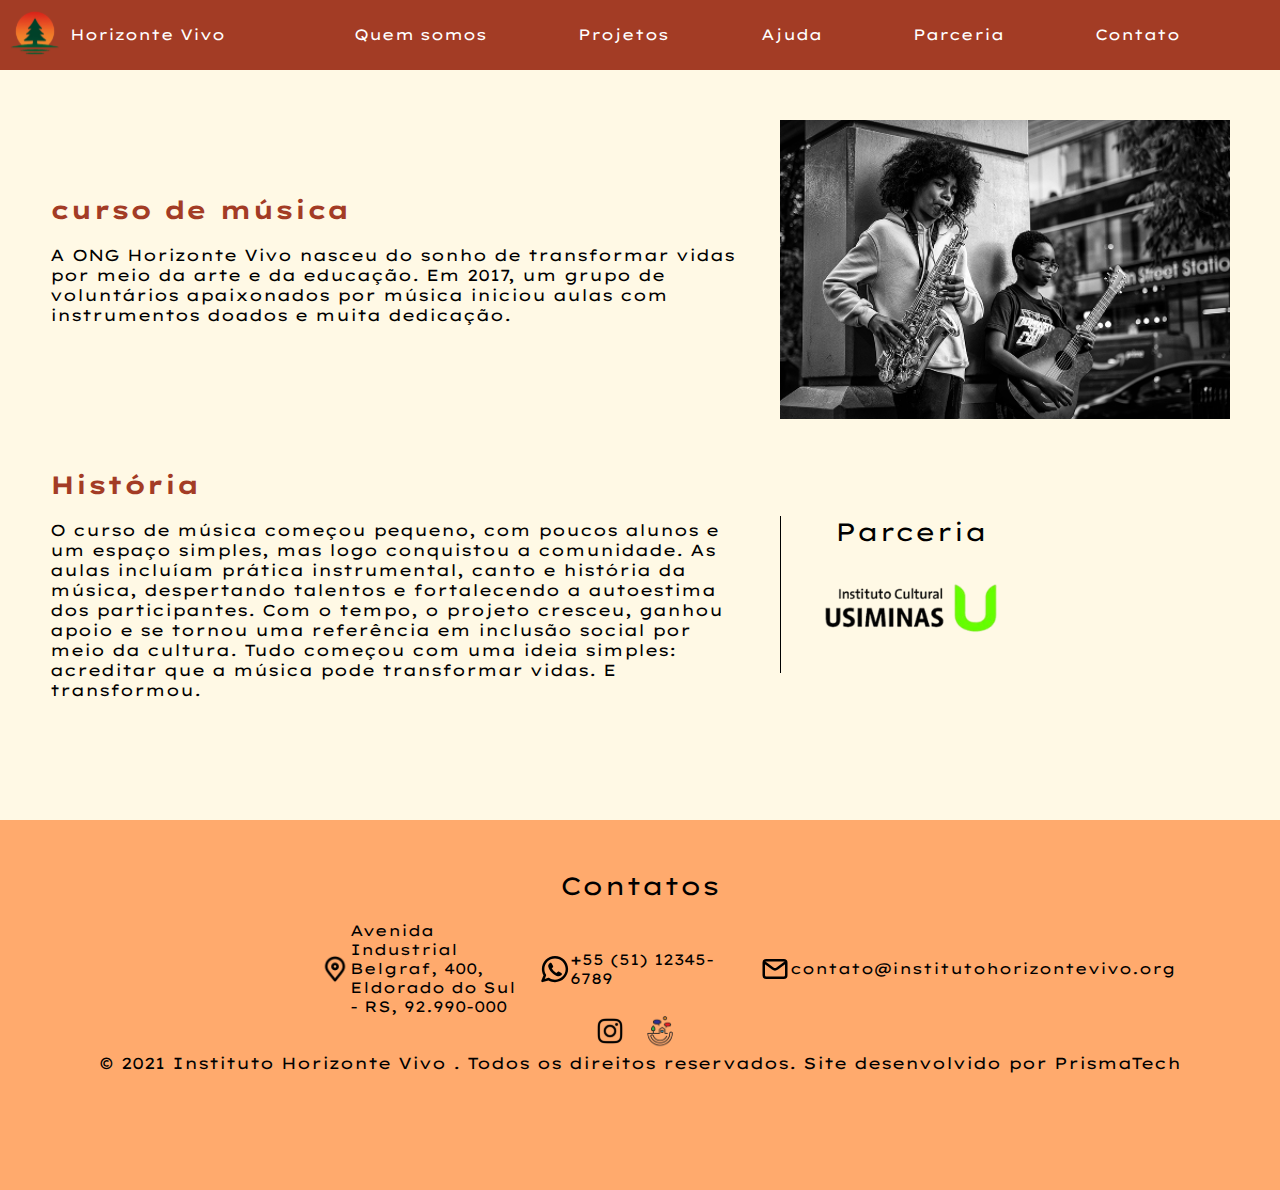
<file: paginas/orquestra-horizonte.html>
<!DOCTYPE html>
<html lang="pt-br">
<head>
    <meta charset="UTF-8">
    <meta name="viewport" content="width=device-width, initial-scale=1.0">
    <title>Música</title>
    <link rel="stylesheet" href="../estilos/header.css">
    <link rel="stylesheet" href="../estilos/estilo generico.css">
    <link rel="stylesheet" href="../estilos/global.css">
    <link rel="stylesheet" href="../estilos/footer.css">
    <link rel="shortcut icon" href="../imagens/icone.svg" type="image/x-icon">
</head>
<body>
    <div vw class="enabled">
        <div vw-access-button class="active"></div>
        <div vw-plugin-wrapper>
          <div class="vw-plugin-top-wrapper"></div>
        </div>
      </div>
    <header>
        <nav>
            <div id="logo">
                <a href="../index.html" class="link">
                    <img src="../imagens/icone.svg" alt="">
                    Horizonte Vivo
                </a>
            </div>
            <ul id="link-principal">
                <li><a href="./quem-somos.html" class="link">Quem somos</a></li>
                <li><a href="./projetos.html" class="link">Projetos</a></li>
                <li><a href="./ajuda.html" class="link">Ajuda</a></li>
                <li><a href="./parcerias.html" class="link">Parceria</a></li>
                <li><a href="./contato.html" class="link ">Contato</a></li>
            </ul>
            <button id="hamburguer" aria-label="Abrir menu de navegação">
                ☰
              </button>
        </nav>
    </header>

    <section id="projeto">

        <div class="container">
            <div class="texto">
                <p class="titulo dtq">curso de música </p>
                <p class="descricao">A ONG Horizonte Vivo nasceu do sonho de transformar vidas por meio da arte e da educação. Em 2017, um grupo de voluntários apaixonados por música iniciou aulas com instrumentos doados e muita dedicação.</p>
            </div>
            <img src="../imagens/tocando uma----musica.png" alt="">
        </div>
        <div class="container">
            <div class="texto">
                <p class="titulo dtq">História </p>
                <p class="descricao">O curso de música começou pequeno, com poucos alunos e um espaço simples, mas logo conquistou a comunidade. As aulas incluíam prática instrumental, canto e história da música, despertando talentos e fortalecendo a autoestima dos participantes.
                    Com o tempo, o projeto cresceu, ganhou apoio e se tornou uma referência em inclusão social por meio da cultura. Tudo começou com uma ideia simples: acreditar que a música pode transformar vidas. E transformou.</p>
            </div>
            <div class="parceria">
                <p class="titulo">Parceria</p>
                <img src="../imagens/icu.png" alt="">
            </div>
        </div>

    </section>


    <footer class="footer">
        <p class="titulo">Contatos</p>
        <div id="contatos">
            <div class="contato">
                <a href="https://www.google.com/maps/search/?api=1&query=Avenida+Industrial+Belgraf,+400,+Eldorado+do+Sul,+RS,+92990-000" target="_blank" class="link">
                    <img src="../imagens/waypoint.png" alt="">
                    Avenida Industrial Belgraf, 400, Eldorado do Sul - RS, 92.990-000
                </a>
            </div>
            <div class="contato">
                <a href="https://wa.me/5551123456789" class="link" target="_blank">
                    <img src="../imagens/whatsapp-svgrepo-com.svg" alt="">
                    +55 (51) 12345-6789
                </a>
            </div>
            <div class="contato">
                <a href="mailto:contato@institutohorizontevivo.org" class="link">
                    <img src="../imagens/email-svgrepo-com.svg" alt="">
                    contato@institutohorizontevivo.org
                </a>
            </div>
        </div>
        <ul id="redes">
            <li> <a href="https://www.instagram.com/horizontevivo2025?igsh=MTNqMHoxY2RiNDZ3dA==" target="_blank"><img src="../imagens/insta.svg" alt="" class="rede"></a></li>
            <li> <a href="https://institutoagora.org/" target="_blank"><img src="../imagens/logo_redes - Editado 2.png" alt="" class="rede" style="width: 50px;"></a></li>
        </ul>
        <p>© 2021 Instituto Horizonte Vivo . Todos os direitos reservados. Site desenvolvido por PrismaTech</p>
    </footer>
    
    
    <script src="https://vlibras.gov.br/app/vlibras-plugin.js"></script>
    <script>
      new window.VLibras.Widget('https://vlibras.gov.br/app');
    </script>
      <script>
        const botaoHamburguer = document.getElementById("hamburguer");
        const menuPrincipal = document.getElementById("link-principal");
      
        botaoHamburguer.addEventListener("click", () => {
          menuPrincipal.classList.toggle("ativo");
        });
      </script>
</body>
</html>
</file>
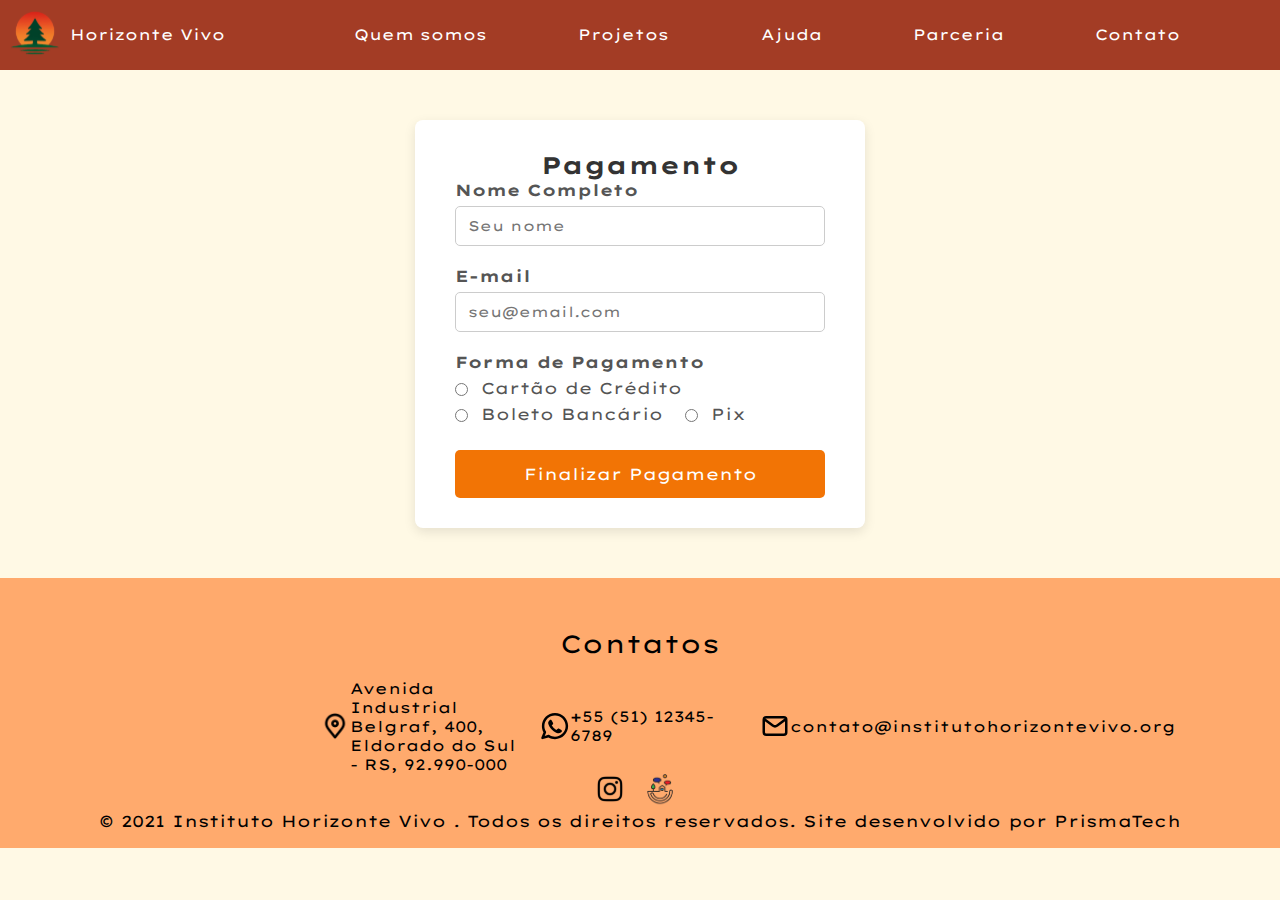
<file: paginas/pagamento.html>
<!DOCTYPE html>
<html lang="pt-br">
<head>
  <meta charset="UTF-8" />
  <meta name="viewport" content="width=device-width, initial-scale=1" />
  <title>Página de Pagamento</title>
  <link rel="stylesheet" href="../estilos/pagamento.css">
  <link rel="stylesheet" href="../estilos/global.css">
  <link rel="stylesheet" href="../estilos/footer.css">
  <link rel="stylesheet" href="../estilos/header.css">

</head>
<body>
  <header>
        <nav>
            <div id="logo">
                <a href="../index.html" class="link">
                    <img src="../imagens/icone.svg" alt="">
                    Horizonte Vivo
                </a>
            </div>
            <ul id="link-principal">
                <li><a href="./quem-somos.html" class="link">Quem somos</a></li>
                <li><a href="./projetos.html" class="link">Projetos</a></li>
                <li><a href="./ajuda.html" class="link">Ajuda</a></li>
                <li><a href="./parcerias.html" class="link ">Parceria</a></li>
                <li><a href="./contato.html" class="link">Contato</a></li>
            </ul>
            <button id="hamburguer" aria-label="Abrir menu de navegação">
              ☰
            </button>
        </nav>
    </header>

 <div id="legal">
   <div class="container">
     <h1>Pagamento</h1>
  
     <form id="paymentForm" novalidate>
       <label for="name">Nome Completo</label>
       <input type="text" id="name" name="name" required placeholder="Seu nome" />
  
       <label for="email">E-mail</label>
       <input type="email" id="email" name="email" required placeholder="seu@email.com" />
  
       <label>Forma de Pagamento</label>
       <div class="payment-methods">
         <label><input type="radio" name="paymentMethod" id="card" value="card" required /> Cartão de Crédito</label>
         <label><input type="radio" name="paymentMethod" id="boleto" value="boleto" /> Boleto Bancário</label>
         <label><input type="radio" name="paymentMethod" id="pix" value="pix" /> Pix</label>
       </div>
  
       <div class="card-fields">
         <label for="cardNumber">Número do Cartão</label>
         <input type="text" id="cardNumber" name="cardNumber" maxlength="19" placeholder="0000 0000 0000 0000" />
  
         <label for="cardExpiry">Validade (MM/AA)</label>
         <input type="text" id="cardExpiry" name="cardExpiry" maxlength="5" placeholder="MM/AA" />
  
         <label for="cardCvv">CVV</label>
         <input type="number" id="cardCvv" name="cardCvv" maxlength="4" placeholder="123" />
       </div>
  
       <div class="boleto-info">
         <p>O boleto será gerado após a confirmação do pedido.</p>
       </div>
  
       <div class="pix-info">
         <p>Após confirmar, você verá o QR code para pagamento via Pix.</p>
       </div>
  
       <button type="submit">Finalizar Pagamento</button>
     </form>
   </div>
 </div>
 <footer class="footer">
  <p class="titulo">Contatos</p>
  <div id="contatos">
      <div class="contato">
          <a href="https://www.google.com/maps/search/?api=1&query=Avenida+Industrial+Belgraf,+400,+Eldorado+do+Sul,+RS,+92990-000" target="_blank" class="link">
              <img src="../imagens/waypoint.png" alt="">
              Avenida Industrial Belgraf, 400, Eldorado do Sul - RS, 92.990-000
          </a>
      </div>
      <div class="contato">
        <a href="https://wa.me/5551123456789" class="link" target="_blank">
          <img src="../imagens/whatsapp-svgrepo-com.svg" alt="">
          +55 (51) 12345-6789
      </a>
      </div>
      <div class="contato">
          <a href="mailto:contato@institutohorizontevivo.org" class="link">
              <img src="../imagens/email-svgrepo-com.svg" alt="">
              contato@institutohorizontevivo.org
          </a>
      </div>
  </div>
  <ul id="redes">
      <li> <a href="https://www.instagram.com/horizontevivo2025?igsh=MTNqMHoxY2RiNDZ3dA==" target="_blank"><img src="../imagens/insta.svg" alt="" class="rede"></a></li>
      <li> <a href="https://institutoagora.org/" target="_blank"><img src="../imagens/logo_redes - Editado 2.png" alt="" class="rede" style="width: 50px;"></a></li>
  </ul>
  <p>© 2021 Instituto Horizonte Vivo . Todos os direitos reservados. Site desenvolvido por PrismaTech</p>
</footer>


  <script>
    document.addEventListener("DOMContentLoaded", function () {
      const radios = document.querySelectorAll('input[name="paymentMethod"]');
      const cardFields = document.querySelector(".card-fields");
      const boletoInfo = document.querySelector(".boleto-info");
      const pixInfo = document.querySelector(".pix-info");
      const form = document.getElementById("paymentForm");

      function atualizarCampos() {
        const selecionado = document.querySelector('input[name="paymentMethod"]:checked');
        if (!selecionado) {
          cardFields.style.display = "none";
          boletoInfo.style.display = "none";
          pixInfo.style.display = "none";
          return;
        }
        cardFields.style.display = selecionado.value === "card" ? "block" : "none";
        boletoInfo.style.display = selecionado.value === "boleto" ? "block" : "none";
        pixInfo.style.display = selecionado.value === "pix" ? "block" : "none";
      }

      radios.forEach(radio => {
        radio.addEventListener("change", atualizarCampos);
      });

      atualizarCampos(); // chama no carregamento

      form.addEventListener("submit", function (e) {
        e.preventDefault();

        const name = form.name.value.trim();
        const email = form.email.value.trim();
        const paymentMethod = form.paymentMethod.value;

        if (!name) {
          alert("Por favor, preencha seu nome.");
          form.name.focus();
          return;
        }

        if (!email) {
          alert("Por favor, preencha seu e-mail.");
          form.email.focus();
          return;
        }

        if (!paymentMethod) {
          alert("Por favor, selecione uma forma de pagamento.");
          return;
        }

        if (paymentMethod === "card") {
          const cardNumber = form.cardNumber.value.trim();
          const cardExpiry = form.cardExpiry.value.trim();
          const cardCvv = form.cardCvv.value.trim();

          if (!cardNumber) {
            alert("Por favor, preencha o número do cartão.");
            form.cardNumber.focus();
            return;
          }
          if (!cardExpiry) {
            alert("Por favor, preencha a validade do cartão.");
            form.cardExpiry.focus();
            return;
          }
          if (!cardCvv) {
            alert("Por favor, preencha o CVV do cartão.");
            form.cardCvv.focus();
            return;
          }
        }

        alert(`Pagamento realizado com sucesso!\n\nNome: ${name}\nEmail: ${email}\nForma: ${paymentMethod.toUpperCase()}`);

        form.reset();
        atualizarCampos(); // para esconder tudo após reset
      });
    });
  </script>
  <script>
    const botaoHamburguer = document.getElementById("hamburguer");
    const menuPrincipal = document.getElementById("link-principal");
  
    botaoHamburguer.addEventListener("click", () => {
      menuPrincipal.classList.toggle("ativo");
    });
  </script>
</body>
</html>
</file>
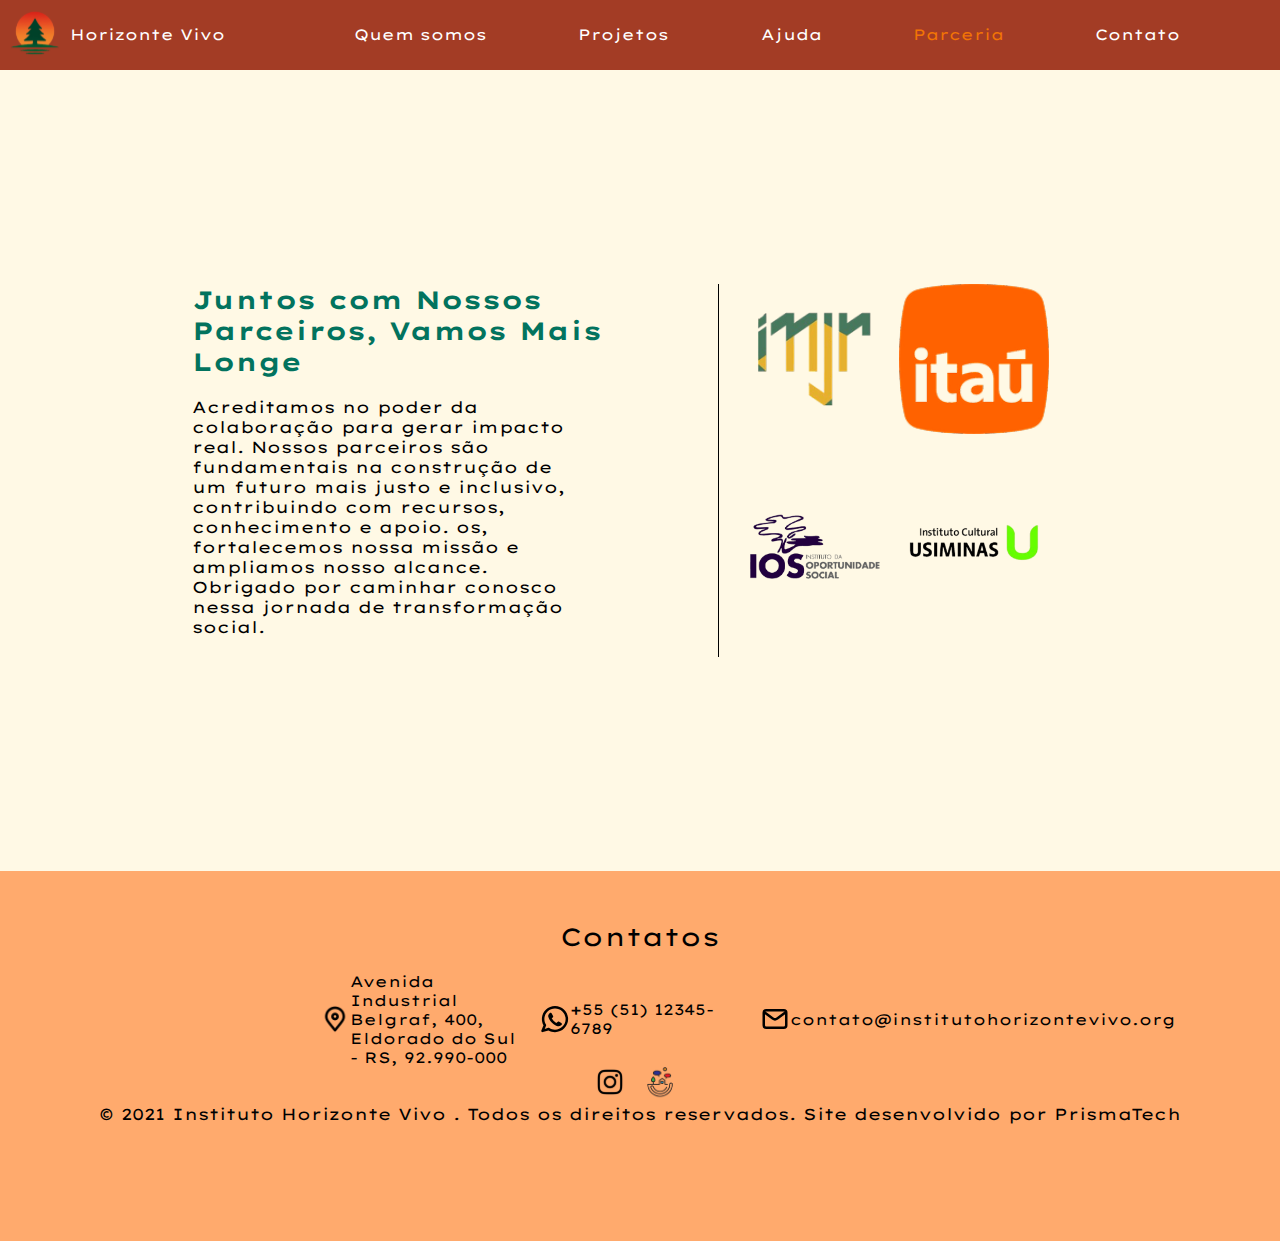
<file: paginas/parcerias.html>
<!DOCTYPE html>
<html lang="pt-br">
<head>
    <meta charset="UTF-8">
    <meta name="viewport" content="width=device-width, initial-scale=1.0">
    <title>Parcerias</title>
    <link rel="stylesheet" href="../estilos/header.css">
    <link rel="stylesheet" href="../estilos/parcerias.css">
    <link rel="stylesheet" href="../estilos/global.css">
    <link rel="stylesheet" href="../estilos/footer.css">
    <link rel="shortcut icon" href="../imagens/icone.svg" type="image/x-icon">
</head>
<body>
    <div vw class="enabled">
        <div vw-access-button class="active"></div>
        <div vw-plugin-wrapper>
          <div class="vw-plugin-top-wrapper"></div>
        </div>
      </div>
    <header>
        <nav>
            <div id="logo">
                <a href="../index.html" class="link">
                    <img src="../imagens/icone.svg" alt="">
                    Horizonte Vivo
                </a>
            </div>
            <ul id="link-principal">
                <li><a href="./quem-somos.html" class="link">Quem somos</a></li>
                <li><a href="./projetos.html" class="link">Projetos</a></li>
                <li><a href="./ajuda.html" class="link">Ajuda</a></li>
                <li><a href="./parcerias.html" class="link ativo">Parceria</a></li>
                <li><a href="./contato.html" class="link">Contato</a></li>
            </ul>
            <button id="hamburguer" aria-label="Abrir menu de navegação">
                ☰
              </button>
        </nav>
    </header>
   <section id="pagina">
     <section id="conteudo">
         <div id="texto">
             <p class="titulo dtq principal">
                 Juntos com Nossos Parceiros, Vamos Mais Longe
             </p>
             <p class="descricao">
                 Acreditamos no poder da colaboração para gerar impacto real. Nossos parceiros são fundamentais na construção de um futuro mais justo e inclusivo, contribuindo com recursos, conhecimento e apoio.
         os, fortalecemos nossa missão e ampliamos nosso alcance. Obrigado por caminhar conosco nessa jornada de transformação social.
             </p>
         </div>
         <div id="parcerias">
             <div class="parceria">
                 <img src="../imagens/neymar.png" alt="instituto cultural usiminas">
             </div>
             <div class="parceria">
                <img src="../imagens/itau.png" alt="banco itau" >
            </div>
            <div class="parceria">
                <img src="../imagens/ios.png" alt="">
            </div>
            <div class="parceria">
                <img src="../imagens/icu.png" alt="">
            </div>
         </div>
     </section>
   </section>
   <footer class="footer">
    <p class="titulo">Contatos</p>
    <div id="contatos">
        <div class="contato">
            <a href="https://www.google.com/maps/search/?api=1&query=Avenida+Industrial+Belgraf,+400,+Eldorado+do+Sul,+RS,+92990-000" target="_blank" class="link">
                <img src="../imagens/waypoint.png" alt="">
                Avenida Industrial Belgraf, 400, Eldorado do Sul - RS, 92.990-000
            </a>
        </div>
        <div class="contato">
            <a href="https://wa.me/5551123456789" class="link" target="_blank">
                <img src="../imagens/whatsapp-svgrepo-com.svg" alt="">
                +55 (51) 12345-6789
            </a>
        </div>
        <div class="contato">
            <a href="mailto:contato@institutohorizontevivo.org" class="link">
                <img src="../imagens/email-svgrepo-com.svg" alt="">
                contato@institutohorizontevivo.org
            </a>
        </div>
    </div>
    <ul id="redes">
        <li> <a href="https://www.instagram.com/horizontevivo2025?igsh=MTNqMHoxY2RiNDZ3dA==" target="_blank"><img src="../imagens/insta.svg" alt="" class="rede"></a></li>
        <li> <a href="https://institutoagora.org/" target="_blank"><img src="../imagens/logo_redes - Editado 2.png" alt="" class="rede" style="width: 50px;"></a></li>
    </ul>
    <p>© 2021 Instituto Horizonte Vivo . Todos os direitos reservados. Site desenvolvido por PrismaTech</p>
</footer>


    <script src="https://vlibras.gov.br/app/vlibras-plugin.js"></script>
    <script>
      new window.VLibras.Widget('https://vlibras.gov.br/app');
    </script>
      <script>
        const botaoHamburguer = document.getElementById("hamburguer");
        const menuPrincipal = document.getElementById("link-principal");
      
        botaoHamburguer.addEventListener("click", () => {
          menuPrincipal.classList.toggle("ativo");
        });
      </script>
</body>
</html>
</file>
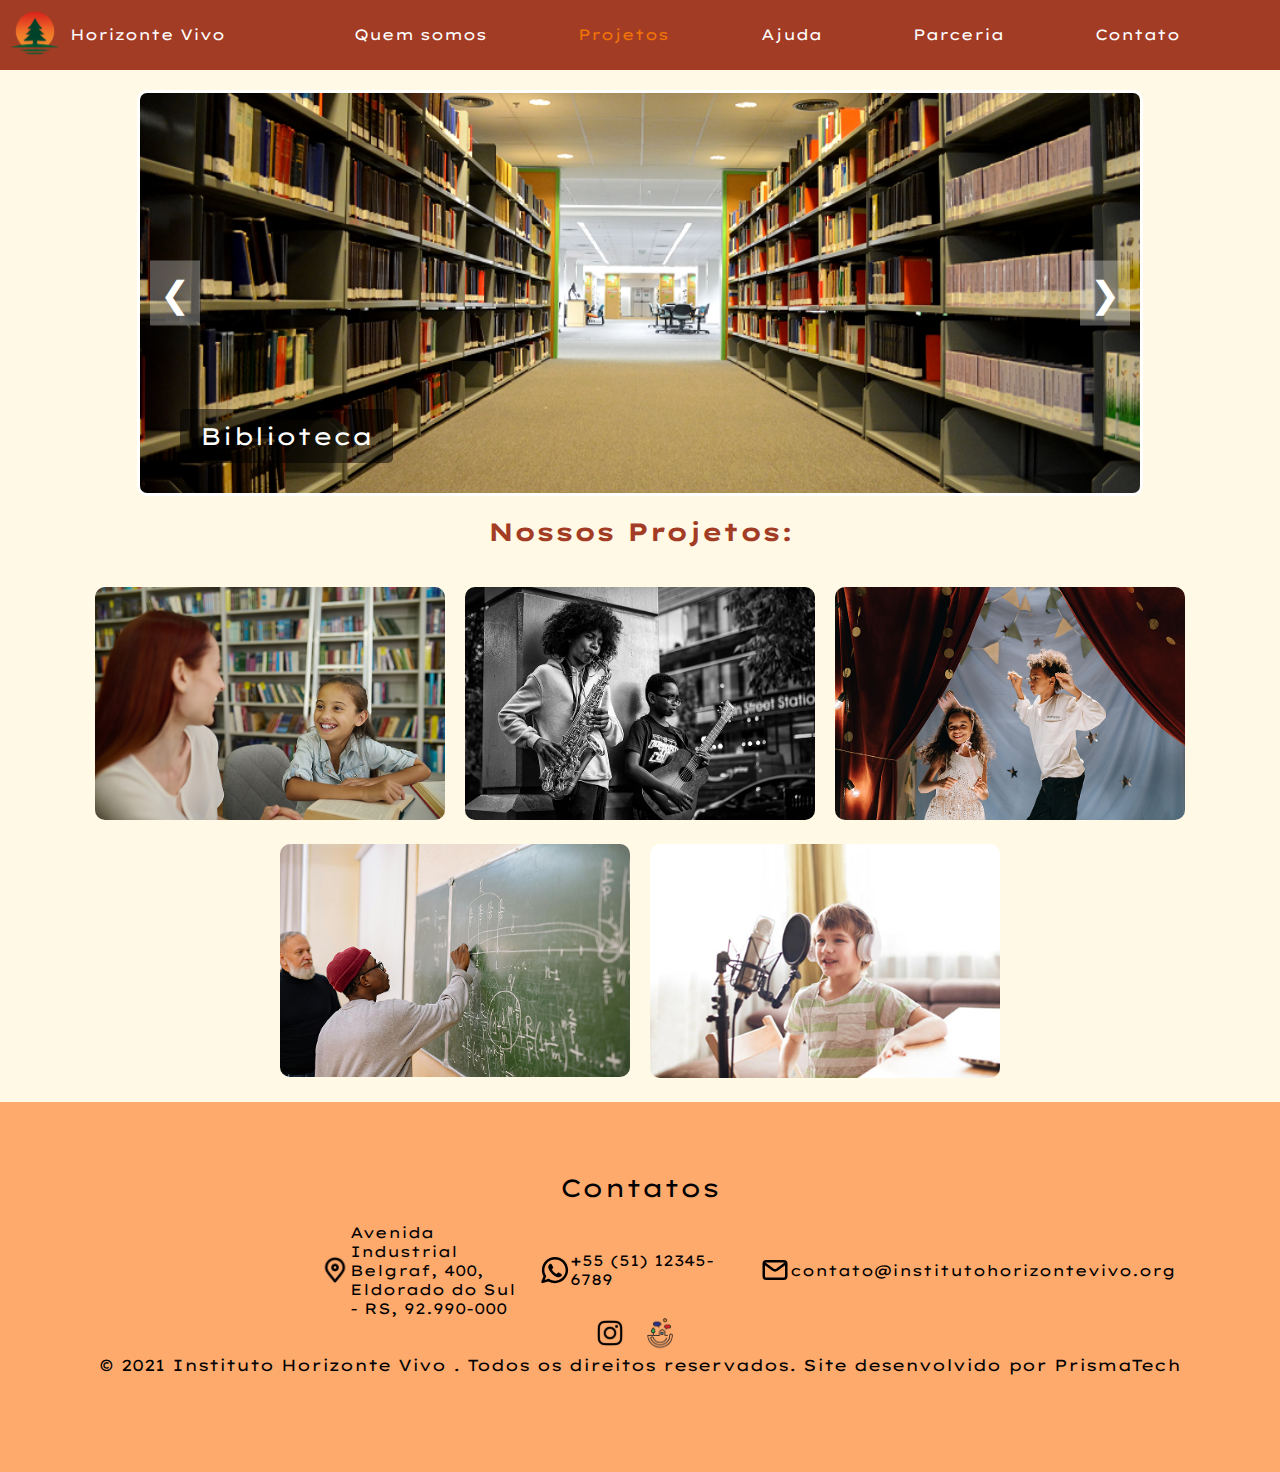
<file: paginas/projetos.html>
<!DOCTYPE html>
<html lang="pt-br">

<head>
    <meta charset="UTF-8">
    <meta name="viewport" content="width=device-width, initial-scale=1.0">
    <title>Projetos</title>
    <link rel="stylesheet" href="../estilos/projetos.css">
    <link rel="stylesheet" href="../estilos/header.css">
    <link rel="stylesheet" href="../estilos/footer.css">
    <link rel="stylesheet" href="../estilos/global.css">
    <link rel="shortcut icon" href="../imagens/icone.svg" type="image/x-icon">

</head>

<body>
    <div vw class="enabled">
        <div vw-access-button class="active"></div>
        <div vw-plugin-wrapper>
            <div class="vw-plugin-top-wrapper"></div>
        </div>
    </div>
    <header>
        <nav>
            <div id="logo">
                <a href="../index.html" class="link">
                    <img src="../imagens/icone.svg" alt="">
                    Horizonte Vivo
                </a>
            </div>
            <ul id="link-principal">
                <li><a href="./quem-somos.html" class="link">Quem somos</a></li>
                <li><a href="./projetos.html" class="link ativo">Projetos</a></li>
                <li><a href="./ajuda.html" class="link">Ajuda</a></li>
                <li><a href="./parcerias.html" class="link">Parceria</a></li>
                <li><a href="./contato.html" class="link ">Contato</a></li>
            </ul>
            <button id="hamburguer" aria-label="Abrir menu de navegação">
                ☰
              </button>
        </nav>
    </header>

     <main>
        <section class="carrossel">
           <div class="carousel">
           <div class="slides">
            <div class="slide active">
              <img src="../imagens/tcc1 1.png" alt="Slide 1" />
              <div class="caption">Biblioteca</div>
            </div>
            <div class="slide">
              <img src="../imagens/criancas felizes.png" alt="Slide 2" />
              <div class="caption">Teatro</div>
            </div>
            <div class="slide">
              <img src="../imagens/professor no quadro.png" alt="Slide 3" />
              <div class="caption">Reforço de matemática</div>
            </div>
        </div>
        
           <button class="prev">&#10094;</button>
           <button class="next">&#10095;</button>
    </div>
           </section>
        
           <p class="titulo dtq">
                Nossos Projetos:
           </p>
        <section id="projetos">
        
           <div class="cards">
               <div class="card">
                   <a href="../paginas/biblioteca-comunitaria.html"><img src="../imagens/menina-sorridente-olhando-para-mulher-sentada-a-mesa 1.png" alt=""></a>
                   <p class="descricao">biblioteca comunitaria</p>
               </div>
               <div class="card">
                   <a href="../paginas/orquestra-horizonte.html"><img src="../imagens/tocando uma----musica.png" alt=""></a>
                   <p class="descricao">aulas de música</p>
               </div>
               <div class="card">
                   <a href="../paginas/teatro.html"><img src="../imagens/criancas felizes.png" alt=""></a>
                   <p class="descricao">aulas de teatro</p>
               </div>
               <div class="card">
                   <a href="../paginas/Reforço-escolar.html"><img src="../imagens/professor no quadro.png" alt=""></a>
                   <p class="descricao">aulas de matemática</p>
               </div>
               <div class="card">
                   <a href="../paginas/locucao.html"><img src="../imagens/locucao.png" alt=""></a>
                   <p class="descricao">aulas de locução</p>
               </div>
               
           </div>
        
        </section>
     </main>
   
     <footer class="footer">
        <p class="titulo">Contatos</p>
        <div id="contatos">
            <div class="contato">
                <a href="https://www.google.com/maps/search/?api=1&query=Avenida+Industrial+Belgraf,+400,+Eldorado+do+Sul,+RS,+92990-000" target="_blank" class="link">
                    <img src="../imagens/waypoint.png" alt="">
                    Avenida Industrial Belgraf, 400, Eldorado do Sul - RS, 92.990-000
                </a>
            </div>
            <div class="contato">
                <a href="https://wa.me/5551123456789" class="link" target="_blank">
                    <img src="../imagens/whatsapp-svgrepo-com.svg" alt="">
                    +55 (51) 12345-6789
                </a>
            </div>
            <div class="contato">
                <a href="mailto:contato@institutohorizontevivo.org" class="link">
                    <img src="../imagens/email-svgrepo-com.svg" alt="">
                    contato@institutohorizontevivo.org
                </a>
            </div>
        </div>
        <ul id="redes">
            <li> <a href="https://www.instagram.com/horizontevivo2025?igsh=MTNqMHoxY2RiNDZ3dA==" target="_blank"><img src="../imagens/insta.svg" alt="" class="rede"></a></li>
            <li> <a href="https://institutoagora.org/" target="_blank"><img src="../imagens/logo_redes - Editado 2.png" alt="" class="rede" style="width: 50px;"></a></li>
        </ul>
        <p>© 2021 Instituto Horizonte Vivo . Todos os direitos reservados. Site desenvolvido por PrismaTech</p>
    </footer>
    
    <script src="../java/carrossel.js"></script>
    <script src="https://vlibras.gov.br/app/vlibras-plugin.js"></script>
    <script>
        new window.VLibras.Widget('https://vlibras.gov.br/app');
    </script>
      <script>
        const botaoHamburguer = document.getElementById("hamburguer");
        const menuPrincipal = document.getElementById("link-principal");
      
        botaoHamburguer.addEventListener("click", () => {
          menuPrincipal.classList.toggle("ativo");
        });
      </script>
</body>

</html>
</file>
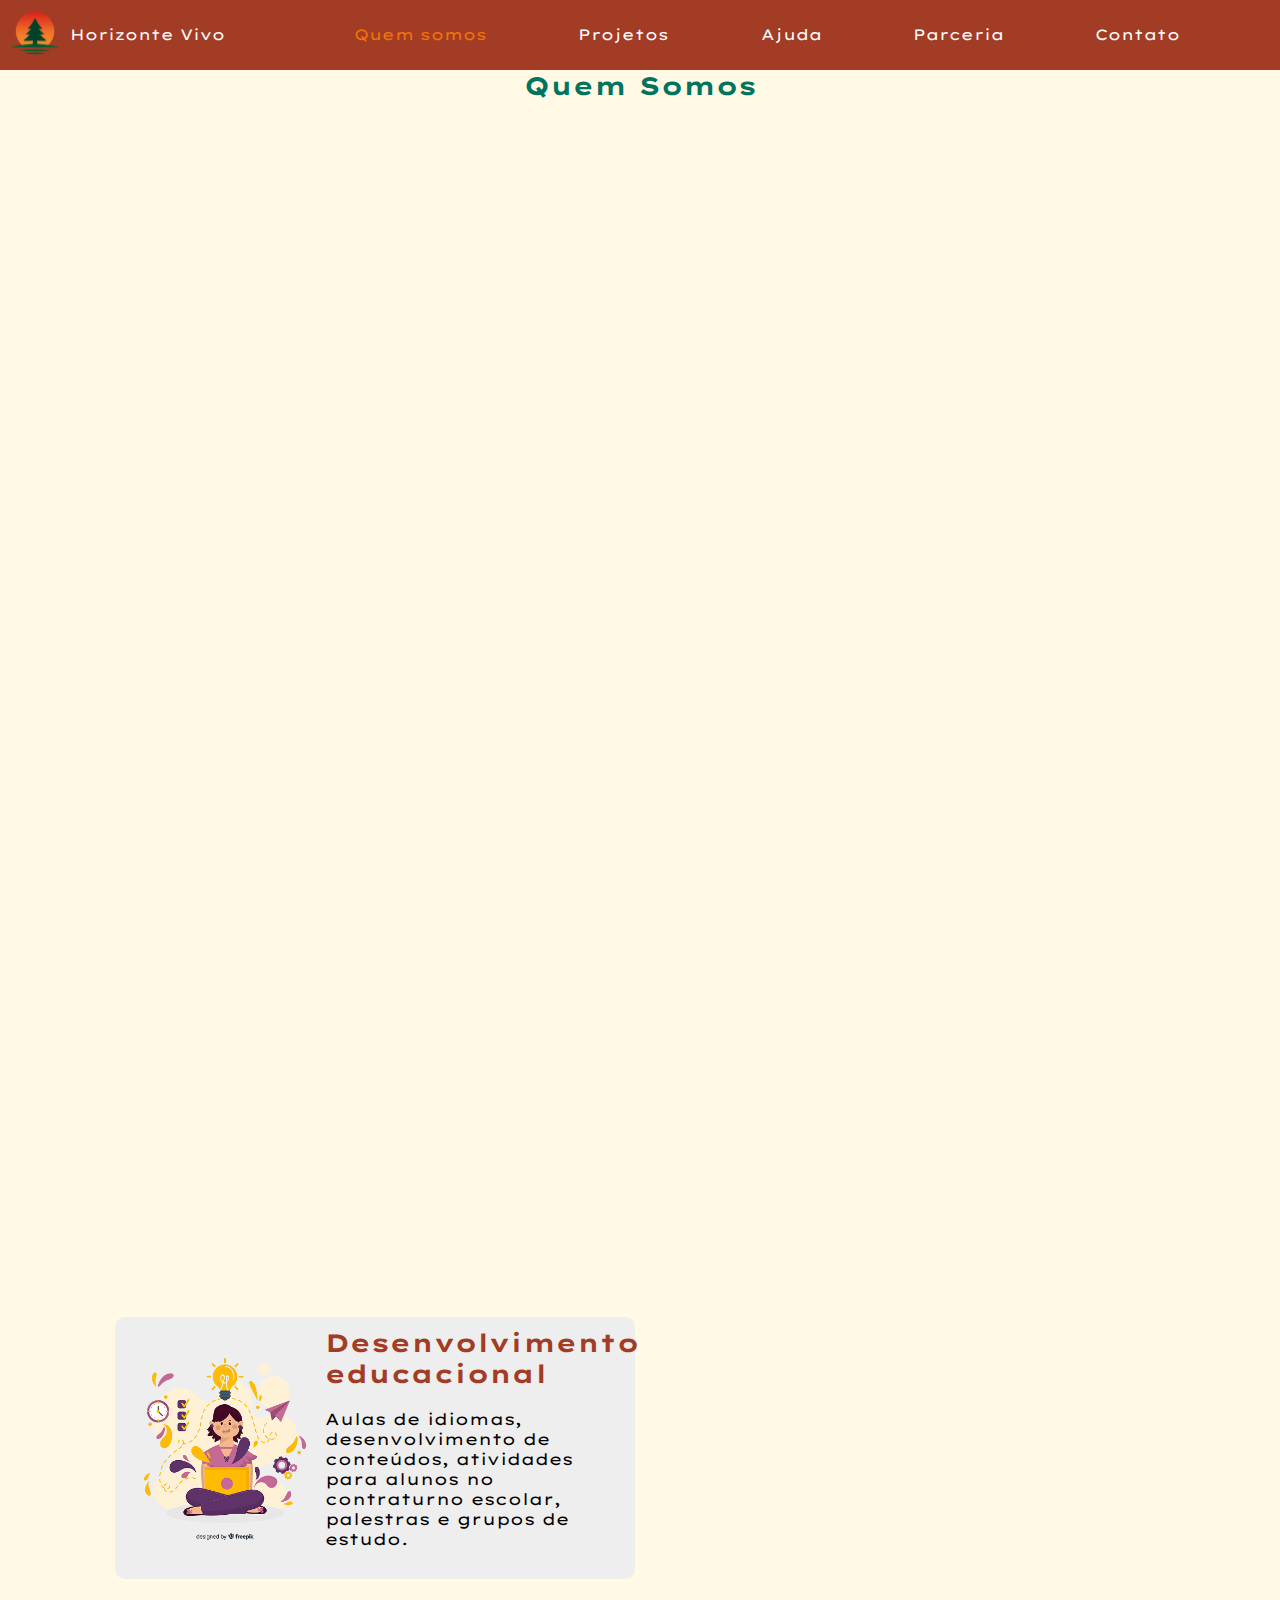
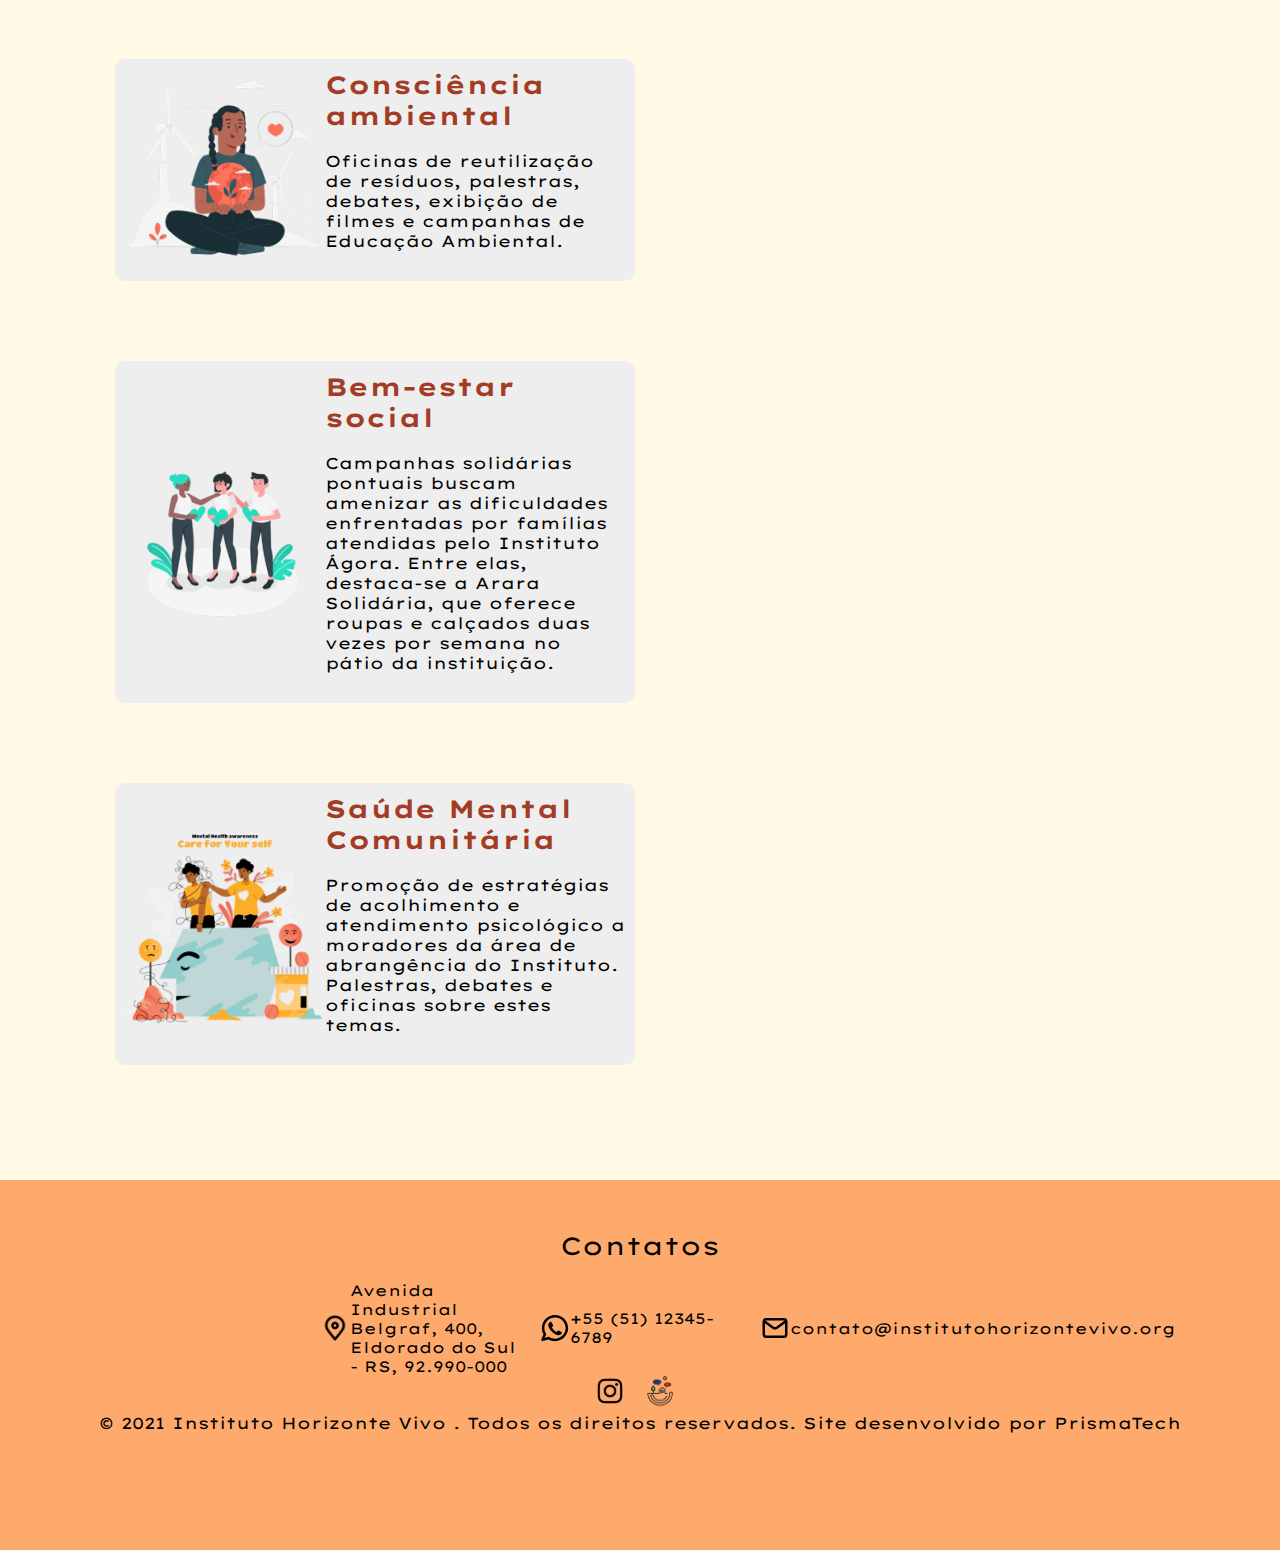
<file: paginas/quem-somos.html>
<!DOCTYPE html>
<html lang="pt-br">

<head>
  <meta charset="UTF-8">
  <meta name="viewport" content="width=device-width, initial-scale=1.0">
  <title>Quem Somos</title>
  <link rel="stylesheet" href="../estilos/quem-somos.css">
  <link rel="stylesheet" href="../estilos/header.css">
  <link rel="stylesheet" href="../estilos/footer.css">
  <link rel="stylesheet" href="../estilos/global.css">
  <link rel="shortcut icon" href="../imagens/icone.svg" type="image/x-icon">
</head>

<body>
  <div vw class="enabled">
    <div vw-access-button class="active"></div>
    <div vw-plugin-wrapper>
      <div class="vw-plugin-top-wrapper"></div>
    </div>
  </div>
  <header>
    <nav>
      <div id="logo">
        <a href="../index.html" class="link">
          <img src="../imagens/icone.svg" alt="">
          Horizonte Vivo
        </a>
      </div>
      <ul id="link-principal">
        <li><a href="./quem-somos.html" class="link ativo">Quem somos</a></li>
        <li><a href="./projetos.html" class="link">Projetos</a></li>
        <li><a href="./ajuda.html" class="link">Ajuda</a></li>
        <li><a href="./parcerias.html" class="link">Parceria</a></li>
        <li><a href="./contato.html" class="link">Contato</a></li>
      </ul>
      <button id="hamburguer" aria-label="Abrir menu de navegação">
        ☰
      </button>
    </nav>
  </header>

  <section id="pagina" >
    <p class="titulo dtq principal"> Quem Somos</p>

    <div class="container fade-target">
      <div class="texto">
        <p class="titulo dtq">Sobre nós</p>
        <p class="descricao">O Instituto Cultural e Social Horizonte vivo é uma entidade sem fins econômicos fundada em
          13 de junho de 2020, no município de Porto Alegre (RS, Brasil), para ser a entidade mantenedora da Biblioteca
          Comunitária do Horizonte , que lhe deu origem, e desenvolver outros projetos culturais e sociais.</p>
      </div>
      <img src="../imagens/pessoas coloridas.png" alt="">
    </div>
    <div class="container fade-target">
      <img src="../imagens/professora dando aula.png" alt="">
      <div class="texto">
        <p class="descricao">Desde março de 2020, a Biblioteca e os demais projetos do Instituto vêm atendendo a
          centenas de pessoas da comunidade, com especial atenção àquelas em situação de vulnerabilidade social,
          promovendo o acesso à leitura, à educação, à cultura e ao desenvolvimento humano.</p>
      </div>
    </div>

    <div class="grid fade-target">
      <div class="card">
        <img src="../imagens/conceito-de-produtividade-desenhada-mao-colorido 1.png" alt="">
        <div class="texto">
          <p class="titulo dtq">
            Desenvolvimento educacional
          </p>
          <p class="descricao">
            Aulas de idiomas, desenvolvimento de conteúdos, atividades para alunos no contraturno escolar,  palestras e
            grupos de estudo. 
          </p>
        </div>
      </div>
      <div class="card">
        <img src="../imagens/mulher segurando o planeta.png" alt="">
        <div class="texto">
          <p class="titulo dtq">
            Consciência ambiental
          </p>
          <p class="descricao">
            Oficinas de reutilização de resíduos, palestras, debates, exibição de filmes e campanhas de Educação Ambiental.
          </p>
        </div>
      </div>
      <div class="card">
        <img src="../imagens/coracoes verdes.png" alt="">
        <div class="texto">
          <p class="titulo dtq">
            Bem-estar social
          </p>
          <p class="descricao">
            Campanhas solidárias pontuais buscam amenizar as dificuldades enfrentadas por famílias atendidas pelo Instituto Ágora. Entre elas, destaca-se a Arara Solidária, que oferece roupas e calçados duas vezes por semana no pátio da instituição.
          </p>
        </div>
      </div>
      <div class="card">
        <img src="../imagens/care for yourself.png" alt="">
        <div class="texto">
          <p class="titulo dtq">
            Saúde Mental Comunitária
          </p>
          <p class="descricao">
            Promoção de estratégias de acolhimento e atendimento psicológico a moradores da área de abrangência do Instituto.
Palestras, debates e oficinas sobre estes temas.
          </p>
        </div>
      </div>
    </div>
  </section>
  <footer class="footer">
    <p class="titulo">Contatos</p>
    <div id="contatos">
        <div class="contato">
            <a href="https://www.google.com/maps/search/?api=1&query=Avenida+Industrial+Belgraf,+400,+Eldorado+do+Sul,+RS,+92990-000" target="_blank" class="link">
                <img src="../imagens/waypoint.png" alt="">
                Avenida Industrial Belgraf, 400, Eldorado do Sul - RS, 92.990-000
            </a>
        </div>
        <div class="contato">
          <a href="https://wa.me/5551123456789" class="link" target="_blank">
            <img src="../imagens/whatsapp-svgrepo-com.svg" alt="">
            +55 (51) 12345-6789
        </a>
        </div>
        <div class="contato">
            <a href="mailto:contato@institutohorizontevivo.org" class="link">
                <img src="../imagens/email-svgrepo-com.svg" alt="">
                contato@institutohorizontevivo.org
            </a>
        </div>
    </div>
    <ul id="redes">
        <li> <a href="https://www.instagram.com/horizontevivo2025?igsh=MTNqMHoxY2RiNDZ3dA==" target="_blank"><img src="../imagens/insta.svg" alt="" class="rede"></a></li>
        <li> <a href="https://institutoagora.org/" target="_blank"><img src="../imagens/logo_redes - Editado 2.png" alt="" class="rede" style="width: 50px;"></a></li>
    </ul>
    <p>© 2021 Instituto Horizonte Vivo . Todos os direitos reservados. Site desenvolvido por PrismaTech</p>
</footer>

<script src="../java/transicao.js"></script> 
  <script src="https://vlibras.gov.br/app/vlibras-plugin.js"></script>
  <script>
    new window.VLibras.Widget('https://vlibras.gov.br/app');
  </script>
    <script>
      const botaoHamburguer = document.getElementById("hamburguer");
      const menuPrincipal = document.getElementById("link-principal");
    
      botaoHamburguer.addEventListener("click", () => {
        menuPrincipal.classList.toggle("ativo");
      });
    </script>
</body>

</html>
</file>
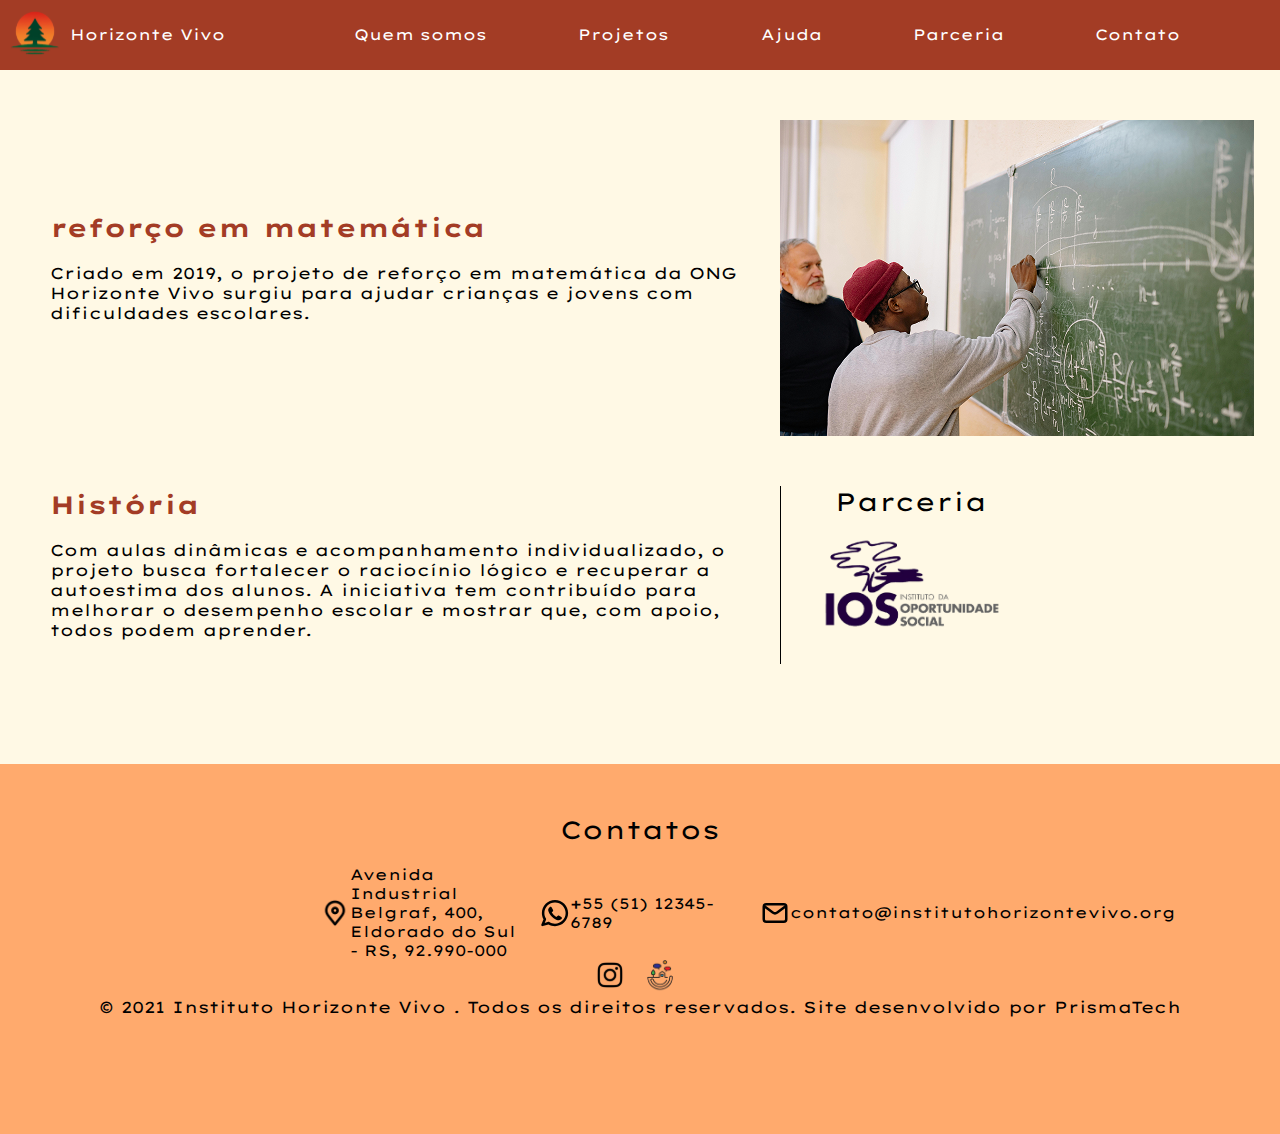
<file: paginas/Reforço-escolar.html>
<!DOCTYPE html>
<html lang="pt-br">
<head>
    <meta charset="UTF-8">
    <meta name="viewport" content="width=device-width, initial-scale=1.0">
    <title>Matemática</title>
    <link rel="stylesheet" href="../estilos/header.css">
    <link rel="stylesheet" href="../estilos/estilo generico.css">
    <link rel="stylesheet" href="../estilos/global.css">
    <link rel="stylesheet" href="../estilos/footer.css">
    <link rel="shortcut icon" href="../imagens/icone.svg" type="image/x-icon">
</head>
<body>
    <div vw class="enabled">
        <div vw-access-button class="active"></div>
        <div vw-plugin-wrapper>
          <div class="vw-plugin-top-wrapper"></div>
        </div>
      </div>
    <header>
        <nav>
            <div id="logo">
                <a href="../index.html" class="link">
                    <img src="../imagens/icone.svg" alt="">
                    Horizonte Vivo
                </a>
            </div>
            <ul id="link-principal">
                <li><a href="./quem-somos.html" class="link">Quem somos</a></li>
                <li><a href="./projetos.html" class="link">Projetos</a></li>
                <li><a href="./ajuda.html" class="link">Ajuda</a></li>
                <li><a href="./parcerias.html" class="link">Parceria</a></li>
                <li><a href="./contato.html" class="link ">Contato</a></li>
            </ul>
            <button id="hamburguer" aria-label="Abrir menu de navegação">
                ☰
              </button>
        </nav>
    </header>

    <section id="projeto">

        <div class="container">
            <div class="texto">
                <p class="titulo dtq">reforço em matemática</p>
                <p class="descricao">Criado em 2019, o projeto de reforço em matemática da ONG Horizonte Vivo surgiu para ajudar crianças e jovens com dificuldades escolares.</p>
            </div>
            <img src="../imagens/professor no quadro.png" alt="">
        </div>
        <div class="container">
            <div class="texto">
                <p class="titulo dtq">História </p>
                <p class="descricao"> Com aulas dinâmicas e acompanhamento individualizado, o projeto busca fortalecer o raciocínio lógico e recuperar a autoestima dos alunos. A iniciativa tem contribuído para melhorar o desempenho escolar e mostrar que, com apoio, todos podem aprender.</p>
            </div>
            <div class="parceria">
                <p class="titulo">Parceria</p>
                <img src="../imagens/ios.png" alt="">
            </div>
        </div>

    </section>


    <footer class="footer">
        <p class="titulo">Contatos</p>
        <div id="contatos">
            <div class="contato">
                <a href="https://www.google.com/maps/search/?api=1&query=Avenida+Industrial+Belgraf,+400,+Eldorado+do+Sul,+RS,+92990-000" target="_blank" class="link">
                    <img src="../imagens/waypoint.png" alt="">
                    Avenida Industrial Belgraf, 400, Eldorado do Sul - RS, 92.990-000
                </a>
            </div>
            <div class="contato">
                <a href="https://wa.me/5551123456789" class="link" target="_blank">
                    <img src="../imagens/whatsapp-svgrepo-com.svg" alt="">
                    +55 (51) 12345-6789
                </a>
            </div>
            <div class="contato">
                <a href="mailto:contato@institutohorizontevivo.org" class="link">
                    <img src="../imagens/email-svgrepo-com.svg" alt="">
                    contato@institutohorizontevivo.org
                </a>
            </div>
        </div>
        <ul id="redes">
            <li> <a href="https://www.instagram.com/horizontevivo2025?igsh=MTNqMHoxY2RiNDZ3dA==" target="_blank"><img src="../imagens/insta.svg" alt="" class="rede"></a></li>
            <li> <a href="https://institutoagora.org/" target="_blank"><img src="../imagens/logo_redes - Editado 2.png" alt="" class="rede" style="width: 50px;"></a></li>
        </ul>
        <p>© 2021 Instituto Horizonte Vivo . Todos os direitos reservados. Site desenvolvido por PrismaTech</p>
    </footer>
    
    
    <script src="https://vlibras.gov.br/app/vlibras-plugin.js"></script>
    <script>
      new window.VLibras.Widget('https://vlibras.gov.br/app');
    </script>
      <script>
        const botaoHamburguer = document.getElementById("hamburguer");
        const menuPrincipal = document.getElementById("link-principal");
      
        botaoHamburguer.addEventListener("click", () => {
          menuPrincipal.classList.toggle("ativo");
        });
      </script>
</body>
</html>
</file>
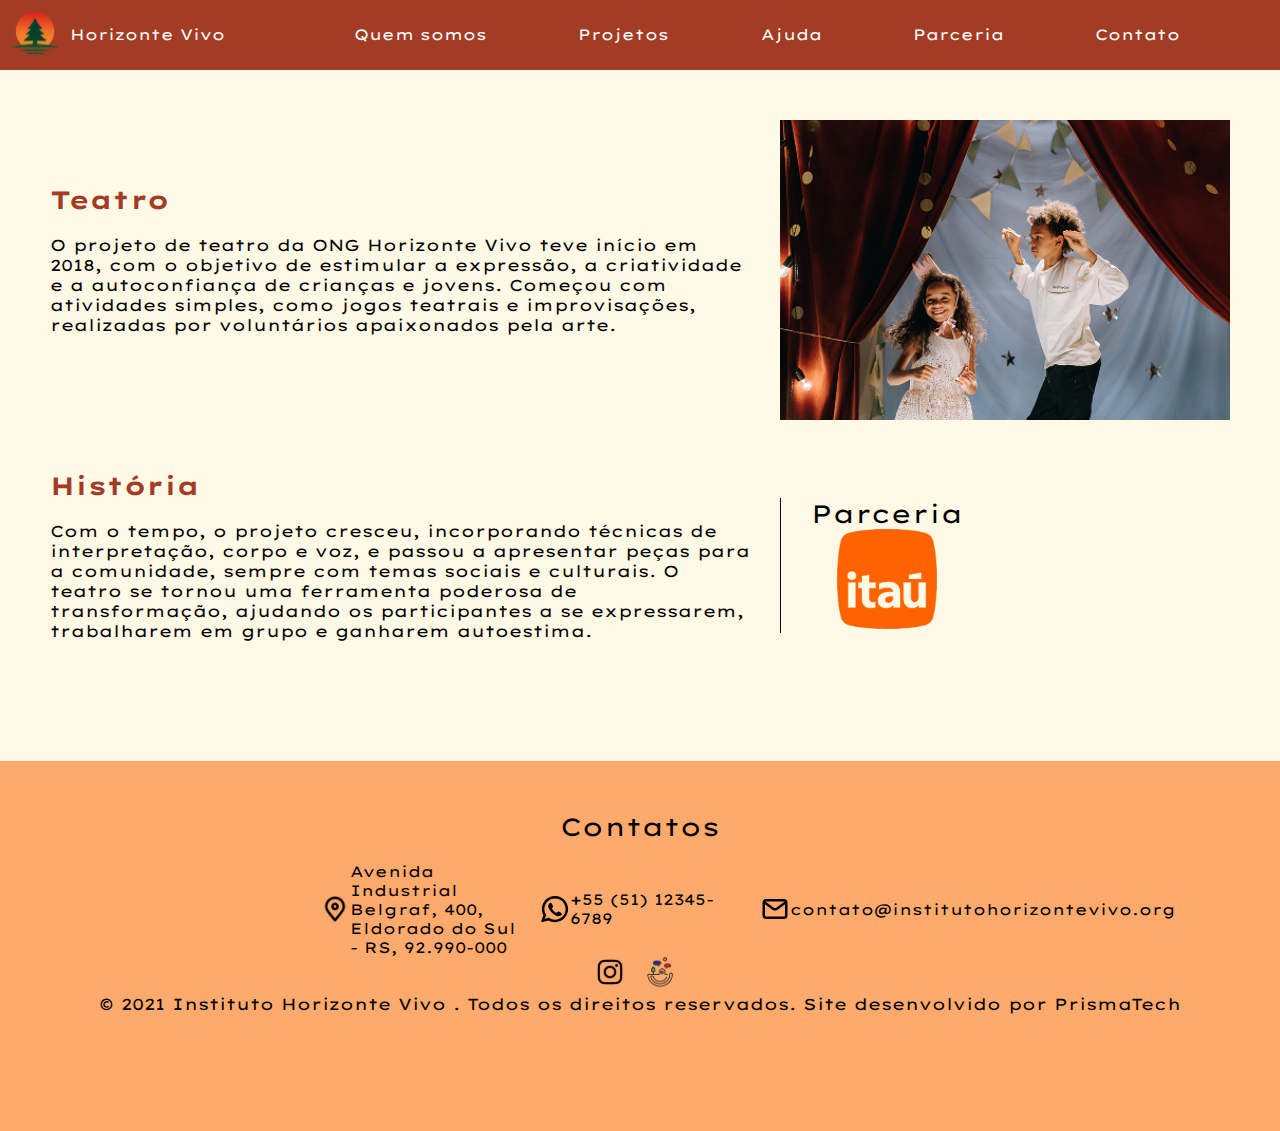
<file: paginas/teatro.html>
<!DOCTYPE html>
<html lang="pt-br">
<head>
    <meta charset="UTF-8">
    <meta name="viewport" content="width=device-width, initial-scale=1.0">
    <title>Teatro</title>
    <link rel="stylesheet" href="../estilos/header.css">
    <link rel="stylesheet" href="../estilos/estilo generico.css">
    <link rel="stylesheet" href="../estilos/global.css">
    <link rel="stylesheet" href="../estilos/footer.css">
    <link rel="shortcut icon" href="../imagens/icone.svg" type="image/x-icon">
</head>
<body>
    <div vw class="enabled">
        <div vw-access-button class="active"></div>
        <div vw-plugin-wrapper>
          <div class="vw-plugin-top-wrapper"></div>
        </div>
      </div>
    <header>
        <nav>
            <div id="logo">
                <a href="../index.html" class="link">
                    <img src="../imagens/icone.svg" alt="">
                    Horizonte Vivo
                </a>
            </div>
            <ul id="link-principal">
                <li><a href="./quem-somos.html" class="link">Quem somos</a></li>
                <li><a href="./projetos.html" class="link">Projetos</a></li>
                <li><a href="./ajuda.html" class="link">Ajuda</a></li>
                <li><a href="./parcerias.html" class="link">Parceria</a></li>
                <li><a href="./contato.html" class="link ">Contato</a></li>
            </ul>
            <button id="hamburguer" aria-label="Abrir menu de navegação">
                ☰
              </button>
        </nav>
    </header>

    <section id="projeto">

        <div class="container">
            <div class="texto">
                <p class="titulo dtq">Teatro</p>
                <p class="descricao">O projeto de teatro da ONG Horizonte Vivo teve início em 2018, com o objetivo de estimular a expressão, a criatividade e a autoconfiança de crianças e jovens. Começou com atividades simples, como jogos teatrais e improvisações, realizadas por voluntários apaixonados pela arte.</p>
            </div>
            <img src="../imagens/criancas felizes.png" alt="">
        </div>
        <div class="container">
            <div class="texto">
                <p class="titulo dtq">História </p>
                <p class="descricao">Com o tempo, o projeto cresceu, incorporando técnicas de interpretação, corpo e voz, e passou a apresentar peças para a comunidade, sempre com temas sociais e culturais. O teatro se tornou uma ferramenta poderosa de transformação, ajudando os participantes a se expressarem, trabalharem em grupo e ganharem autoestima.</p>
            </div>
            <div class="parceria">
                <p class="titulo">Parceria</p>
                <img src="../imagens/itau.png" alt="" style="width: 100px;">
            </div>
        </div>

    </section>


    <footer class="footer">
        <p class="titulo">Contatos</p>
        <div id="contatos">
            <div class="contato">
                <a href="https://www.google.com/maps/search/?api=1&query=Avenida+Industrial+Belgraf,+400,+Eldorado+do+Sul,+RS,+92990-000" target="_blank" class="link">
                    <img src="../imagens/waypoint.png" alt="">
                    Avenida Industrial Belgraf, 400, Eldorado do Sul - RS, 92.990-000
                </a>
            </div>
            <div class="contato">
                <a href="https://wa.me/5551123456789" class="link" target="_blank">
                    <img src="../imagens/whatsapp-svgrepo-com.svg" alt="">
                    +55 (51) 12345-6789
                </a>
            </div>
            <div class="contato">
                <a href="mailto:contato@institutohorizontevivo.org" class="link">
                    <img src="../imagens/email-svgrepo-com.svg" alt="">
                    contato@institutohorizontevivo.org
                </a>
            </div>
        </div>
        <ul id="redes">
            <li> <a href="https://www.instagram.com/horizontevivo2025?igsh=MTNqMHoxY2RiNDZ3dA==" target="_blank"><img src="../imagens/insta.svg" alt="" class="rede"></a></li>
            <li> <a href="https://institutoagora.org/" target="_blank"><img src="../imagens/logo_redes - Editado 2.png" alt="" class="rede" style="width: 50px;"></a></li>
        </ul>
        <p>© 2021 Instituto Horizonte Vivo . Todos os direitos reservados. Site desenvolvido por PrismaTech</p>
    </footer>
    
    
    <script src="https://vlibras.gov.br/app/vlibras-plugin.js"></script>
    <script>
      new window.VLibras.Widget('https://vlibras.gov.br/app');
    </script>
      <script>
        const botaoHamburguer = document.getElementById("hamburguer");
        const menuPrincipal = document.getElementById("link-principal");
      
        botaoHamburguer.addEventListener("click", () => {
          menuPrincipal.classList.toggle("ativo");
        });
      </script>
</body>
</html>
</file>
<file: estilos/home.css>
@import url(global.css);

#boas-vindas {
    display: flex;
    width: 75%;
    height: 70vh;
    align-items: center;
    justify-content: space-between;
}
#boas-vindas img {
    width: 400px;
    animation: alternate 5s float infinite ease-in-out ;
}
#ajuda { 
    background: url(../imagens/nuvens.png);
    
}

span {
    color: var(--alerta)  ;
    transition: all .25s;
}


#sobre-nos, #projetos, #ajuda {
    display: flex;
    flex-direction: column;
    align-items: center;
    text-align: center;
}   
#sobre-nos {
    flex-direction: row;
    padding: 10px;
    text-align: left;
    margin: 100px;
}
#projetos .paragrafo {
    width: 950px;
}
#sobre-nos .titulo {
    margin: 30px 0;
}
#sobre-nos img {
    margin: 20px;
    width: 500px;
}
.paragrafo {
    font-size: 20px;
}
.espaco {
    margin-left: 16px;
}
main {
    display: flex;
    justify-content: center;
}
h1 {
    width: 500px;
    font-size: 40px;
}
.doar {
    background-color: var(--mato) ;
}
.subtitulo {
    margin: 20px 0;
    font-weight: bold;
    font-size: 20px;
}

#colaboracoes {
    display: flex;
    margin-bottom: 50px ;
    height: 80vh;

}
.opcoes img {
    width: 200px;
}

@keyframes float {
    from {
        transform: translateY(0);
    }
    to {
        transform: translateY(30px);
    }
}



#carrossel {
    display: flex;
    gap: 20px;
    margin: 20px;
    position: relative;
    
}

.card {
    padding: 15px;
    width: 200px;
    color: white;
}
#carrossel a:hover {
    transform: scale(1.05);

}

#carrossel a:active {
    transform: scale(0.95);
}

#carrossel a:nth-child(1) {
    background-color: var(--alerta);
    border-radius: 15px;
}
#carrossel a:nth-child(2) {
    background-color: var(--grama);
    border-radius: 15px;
}
#carrossel a:nth-child(3) {
    background-color: var(--mato);
    border-radius: 15px;
}


.opcoes:nth-child(-n+2) {
border-right: 1px solid;
}
</file>
<file: estilos/header.css>
@import url(global.css);
header {
    position: sticky;
    top: 0;
    z-index: 10;
}

nav {
    display: flex;
    align-items: center;
    background-color: var(--destaque);
    box-sizing: border-box;
    justify-content: space-between;
    padding: 10px 100px 10px 0;
    }
.ativo {
    color: var(--alerta)!important;
}
.link:hover, .link:hover span {
    color: var(--alerta);

}
#logo .link::before {
    content: none;
}
.link::before {
    content: '';
    width: 5px;
    height: 5px;
    position: absolute;
    bottom: -5px;
    border-radius: 50%;
    left: 50%;
    background-color: var(--alerta);
    opacity: 0;
    transition: all .25s;
}
.link:hover::before {
    opacity: 1;
}

.link {
    position: relative;
    display: flex;
    align-items: center;
    color: white;
    text-decoration: none;
    font-size: 15px;
    cursor: pointer;
    transition: all .25s;
}

#logo img {
    width: 70px;
}
#link-principal {
    display: flex;
    list-style: none;
    width: 70%;
    justify-content: space-between;
    margin: 0;
    padding: 0;
    
}
#hamburguer {
  display: none;
  font-size: 28px;
  background: none;
  border: none;
  color: white;
  cursor: pointer;
}
@media (max-width:768px) {
      #link-principal {
    display: none;
    flex-direction: column;
    background-color: var(--destaque);
    position: absolute;
    top: 60px; /* ajuste conforme a altura do seu header */
    right: 10px;
    box-shadow: 0 2px 10px rgba(17, 11, 11, 0.2);
    padding: 10px;
    border-radius: 5px;
  }

  /* Exibe o menu quando ativo */
  #link-principal.ativo {
    display: flex;
  }
    #hamburguer {
        display: block;
    }
    
}
</file>
<file: estilos/footer.css>
:root {
    --footer: #ffaa6d;
}

.footer {
    height: 30vh;
    background-color: var(--footer);
    display: flex;
    flex-direction: column;
    align-items: center;
    padding: 50px;
}
.contato {
    display: flex;
    align-items: center;
    gap: 10px;
}
.contato img {
    width: 30px;
}

.contato .link {
    color: black;
    width: 200px;
}
.contato .link::before {
    content: none;
}

#contatos {
    display: flex;
    gap: 20px;
}

@media (max-width:768px) {
    .footer {
    text-align: center;
}

.footer .link {
width: 150px;
display: none;
}

}
</file>
<file: estilos/global.css>
@import url('https://fonts.googleapis.com/css2?family=Lexend+Peta:wght@100..900&display=swap');

:root {
    --cor-fundo: #FFF9E5;
    --fonte-principal: 'Lexend Peta';
    --destaque: #A33C25;
    --alerta: #F27405;
    --grama: #03A678;
    --mato: #02735E;

}
#redes {
    display: flex;
    list-style: none;
    margin: 0;
    padding: 0;
    gap: 10px;
}
.rede {
    width: 30px;
}
ul {
    margin: 0;
    padding-left: 20px;
}
.button a {
    width: 100%;
    height: 100%;
    position: absolute;
    left: 0;
    top: 0;
}
.button {
    position: relative;
    padding: 10px 30px;
    background-color: white;
    border: 1px solid;
    box-shadow: 5px 5px black;
    font-size: 16px;
    margin: 20px 0;
}
.titulo {
    font-size: 25px;
    margin-bottom: 20px;
}
.dtq {
    color: var(--destaque);
    font-weight: bold;
}
.principal {
  color: var(--mato) !important;
}

p,h1 {
    margin: 0;
}
* {
    font-family: var(--fonte-principal) ;

}
body {
    margin: 0;
    background-color: var(--cor-fundo);
}
.saiba-mais {
    background-color: var(--alerta) !important;
}
.associado {
    background-color:  var(--grama)!important;
}
.doar {
    background-color: var(--mato) !important;
}

.button:active {
    transform: translate(5px, 5px);
    box-shadow: none;
}
.descricao {
    width: 400px;
    margin-bottom: 20px;
}

@keyframes fadeIn {
    from { opacity: 0; transform: translateY(20px); }
    to { opacity: 1; transform: translateY(0); }
  }
  
  .fade-in {
    opacity: 0;
    animation: fadeIn 1s ease-out forwards;
  }
</file>
<file: estilos/ajuda.css>
@import url(global.css);

.box {
    display: flex;
    margin: 100px;
    border-bottom: 1px solid ;
    padding-bottom: 100px;
}
.texto:nth-child(1) {
    border: none;
}
.tipo {
    width: 50%;
    display: flex;
    flex-direction: column;
    align-items: center;
}
.texto {
    display: flex;
    flex-direction: column;
    justify-content: center;
    margin-top: 20px;
    border-left: 1px solid;
    padding-left: 50px;
}
img {
    width: 400px;
}
.type p {
    
    color: var(--alerta);
}

@media (max-width:768px) {
    .box {
        flex-direction: column;
        align-items: center;
        margin: 0;
        padding: 20px;
    }
    .texto {
        border-left: none;
        text-align: center;
        width: 100%;
    }
    img {
        width: 100%;
    }
    .type {
        width: 100%;
    }
    .texto {
        padding: 0 !important;
    }
}
</file>
<file: estilos/estilo generico.css>
#projeto {
    display: flex;
    margin: 50px;
    flex-direction: column;
}

.container {
    display: flex;
    gap: 30px;
    align-items: center;
    margin-bottom: 50px;
}
.container .descricao {
    width: 700px;
}
.container img {
    width: 500px;
}
.parceria img {
    width: 200px;
}
.parceria {
    border-left: 1px solid;
    padding-left: 30px;
    text-align: center;
}
.parceria .titulo {
    margin: 0;
}

@media (max-width:768px) {
    #projeto {
        margin: 20px;
    }
    .container {
        flex-direction: column;
        align-items: center;
        text-align: center;
    }
    .container img {
        width: 100%;
    }
    .container .descricao {
        width: 100%;
    }
    .parceria {
        border-left: none;
        padding-left: 0;
        margin-top: 20px;
    }
}
</file>
<file: estilos/contato.css>
@import url(global.css);

#pagina {
    display: flex;
    justify-content: center;
    align-items: center;
    height: 80vh;
}



.dados {
    width:300px;
    font-size: 15px;
}
#contato {
    display: flex;
    justify-content: space-between;
    width: 80%;
    align-items: center; 
}
#formulario {
    display: flex;
    flex-direction: column;
    width: 700px;
    gap: 20px;
}

input[type="submit"] {
    width: 100px;
    background-color: var(--alerta);
    border: solid 1px;
}
input {
    height: 30px;
}
textarea {
    resize: none;
    height: 100px;
}
#formulario .descricao {
    font-size: 15px;
    width: 700px;
}

@media (max-width: 768px) {
    h1 {
        text-align: center;
    }
    
    p {
        text-align: center;
        width: 100% !important;
    }
    #pagina {
        height: auto;
        padding: 20px;
    }
    #contato {
        flex-direction: column;
        align-items: center;
        width: 100%;
    }
    #formulario {
        width: 100%;
        justify-content: center;
    }
    .dados {
        width: 100%;
    }
}
</file>
<file: estilos/doacoes.css>
@import url(global.css);

#selecao {
    margin: 20px;
}

.hero {
    text-align: center;
    color:  #fff
}
.hero h1 {
    font-size: 36px;
    color: #333;
}

.hero p {
font-size: 18px;
color: #666;

}

.cta-button {
    background-color: var(--alerta) !important;
    color: #fff;
    border: none !important;
    padding: 12px 25px;
    font-size: 16px;
    cursor: pointer;
    border-radius: 5px;
}

.form-section {
    margin: 20px auto;
    padding: 30px;
    max-width: 500px;
    text-align: center;
}

.form-section h2 {
    margin-bottom: 20px;
    color: #333;
}

input[type="text"] {
width: 100%;
padding: 10px;
margin-bottom: 20px;
border-radius: 4px;
border: 1px solid #ccc;
}

.amount-options {
    display: flex;
    flex-wrap: wrap;
    justify-content: center;
    gap: 10px;
    margin-bottom: 20px;
}

.amount-options label {
    background-color: #ffffff;
    padding: 10px;
    border-radius: 5px;
    cursor: pointer;
}
</file>
<file: estilos/pagamento.css>
@import url(global.css);
 
 * {
      box-sizing: border-box;
      margin: 0; padding: 0;
    }
#legal {
    margin: 50px;
    display: flex;
    justify-content: center;
}

    .container {
      background: #fff;
      padding: 30px 40px;
      border-radius: 8px;
      width: 100%;
      max-width: 450px;
      box-shadow: 0 4px 12px rgb(0 0 0 / 0.1);
    }
    h1 {
      margin-bottom: 20px;
      font-size: 24px;
      color: #333;
      text-align: center;
    }
    label {
      display: block;
      margin-bottom: 6px;
      font-weight: bold;
      color: #555;
      cursor: pointer;
    }
    input[type="text"],
    input[type="number"],
    input[type="email"],
    select {
      width: 100%;
      padding: 10px 12px;
      margin-bottom: 20px;
      border: 1.5px solid #ccc;
      border-radius: 5px;
      font-size: 14px;
      transition: border-color 0.3s;
    }
    input[type="text"]:focus,
    input[type="number"]:focus,
    input[type="email"]:focus,
    select:focus {
      border-color: var(--alerta);
      outline: none;
    }
    .payment-methods {
      margin-bottom: 20px;
    }
    .payment-methods label {
      display: inline-block;
      margin-right: 15px;
      font-weight: normal;
      cursor: pointer;
    }
    .payment-methods input[type="radio"] {
      margin-right: 6px;
      vertical-align: middle;
      cursor: pointer;
    }
    .card-fields,
    .boleto-info,
    .pix-info {
      display: none;
      margin-bottom: 20px;
      border: 1px solid #eee;
      padding: 15px;
      border-radius: 5px;
      background: #fafafa;
    }
    button {
      width: 100%;
      background-color: var(--alerta);
      border: none;
      padding: 14px;
      font-size: 16px;
      color: white;
      border-radius: 5px;
      cursor: pointer;
      transition: background-color 0.3s;
    }
    button:hover {
      background-color: #005fa3;
    }
    @media (max-width: 500px) {
      .container {
        padding: 20px;
      }
    }
</file>
<file: estilos/parcerias.css>
#pagina {
    display: flex;
    justify-content: center;
    align-items: center;
    height: 89vh;
}
#texto {
    border-right: 1px solid;
    padding-right: 30px;
}

#parcerias {
    display: flex;
    flex-wrap: wrap;
    gap: 10px;
}

img {
    width: 150px;
}
.descricao {
    width: 500px;
}
#conteudo {
    display: flex;
    justify-content: space-between;
    width: 70%;
    gap: 20px;
}

@media (max-width:768px) {
    #pagina {
        height: auto;
        padding: 20px;
    }
    #conteudo {
        flex-direction: column;
        align-items: center;
        width: 100%;
    }
    #texto {
        border-right: none;
        padding-right: 0;
        text-align: center;
    }
    #parcerias {
        justify-content: center;
    }
    img {
        width: 100px;
    }
    .descricao {
        width: 100%;
    }
}
</file>
<file: estilos/projetos.css>
.card img {
  width: 350px;
  border-radius: 10px;
}
.card {
  transition: all .25s;
}
.card:hover {
  transform: scale(1.05);
}

.cards {
  display: flex;
  flex-wrap: wrap;
  justify-content: center;
  gap: 20px;
  margin: 20px;
}
main {
  display: flex;
  flex-direction: column;
  align-items: center;
  width: 100%;
  margin-top: 20px;
}
.carousel {
  position: relative;
  width: 1000px;
  height: 400px;
  overflow: hidden;
  border: 3px solid #fff;
  border-radius: 10px;
}

.slides {
  display: flex;
  width: 100%;
  height: 100%;
  position: relative;
}

.slide {
  display: none;
  width: 100%;
  height: 100%;
  position: absolute;
  transition: opacity 0.5s ease-in-out;
}

.slide.active {
  display: block;
  opacity: 1;
  z-index: 1;
}
.titulo {
  margin: 20px;
}
.slide img {
  width: 100%;
  height: 100%;
  object-fit: cover;
}

.caption {
  position: absolute;
  bottom: 30px;
  left: 40px;
  color: white;
  font-size: 24px;
  background: rgba(0, 0, 0, 0.5);
  padding: 12px 20px;
  border-radius: 5px;
}

.prev, .next {
  position: absolute;
  top: 50%;
  transform: translateY(-50%);
  background-color: rgba(255,255,255,0.3);
  color: white;
  font-size: 36px;
  border: none;
  padding: 10px;
  cursor: pointer;
  z-index: 2;
  transition: background 0.3s;
}

.prev:hover, .next:hover {
  background-color: rgba(255,255,255,0.6);
}

.prev {
  left: 10px;
}

.next {
  right: 10px;
}

.descricao {
  position: absolute;
  bottom: 10px;
  left: 10px;
  background-color: rgba(0,0,0,0.7);
  color: white;
  padding: 5px 10px;
  border-radius: 5px;
  opacity: 0;
  transition: opacity 0.3s ease;
  pointer-events: none;
}
.card .descricao {
  width: max-content ;
}
.card:hover .descricao {
  opacity: 1;
}

@media (max-width: 768px) {
  .carousel {
    width: 400px;
    height: 300px;
  }
  
  .slide img {
    object-fit: cover;
  }
  
  .caption {
    font-size: 18px;
    bottom: 20px;
    left: 20px;
  }
  
  .prev, .next {
    font-size: 24px;
    padding: 5px;
  }
  
  .descricao {
    font-size: 14px;
    padding: 3px 6px;
  }
}
</file>
<file: estilos/quem-somos.css>
@import url(global.css);

#pagina {
  display: flex;
  justify-content: center;
  align-items: center;
  flex-direction: column;
}

.container {
  display: flex;
  align-items: center;
  border-bottom: 1px solid;
}

.grid {
  display: flex;
  flex-wrap: wrap;
  gap: 50px;
  margin: 100px;
}

.card {
  display: flex;
  width: 500px;
  align-items: center;
  margin: 15px;
  background-color: rgb(238, 238, 238);
  padding: 10px;
  border-radius: 10px;

}
.card .descricao {
  width: 300px !important;
}
.card img {
  width: 200px;
}

@media (max-width: 768px) {
  #pagina {
    height: auto;
    padding: 20px;
  }
  
  .grid {
    flex-direction: column;
    align-items: center;
    gap: 30px;
    margin: 0;
  }
  
  .container {
    width: 100%;
    flex-direction: column;
    align-items: center;
  }
  .card {
    flex-direction: column;
    width: 90%;
  }
  p {
    width: 100% !important;
  }
  #pagina img {
    width: 60% !important;
  }
}
</file>
